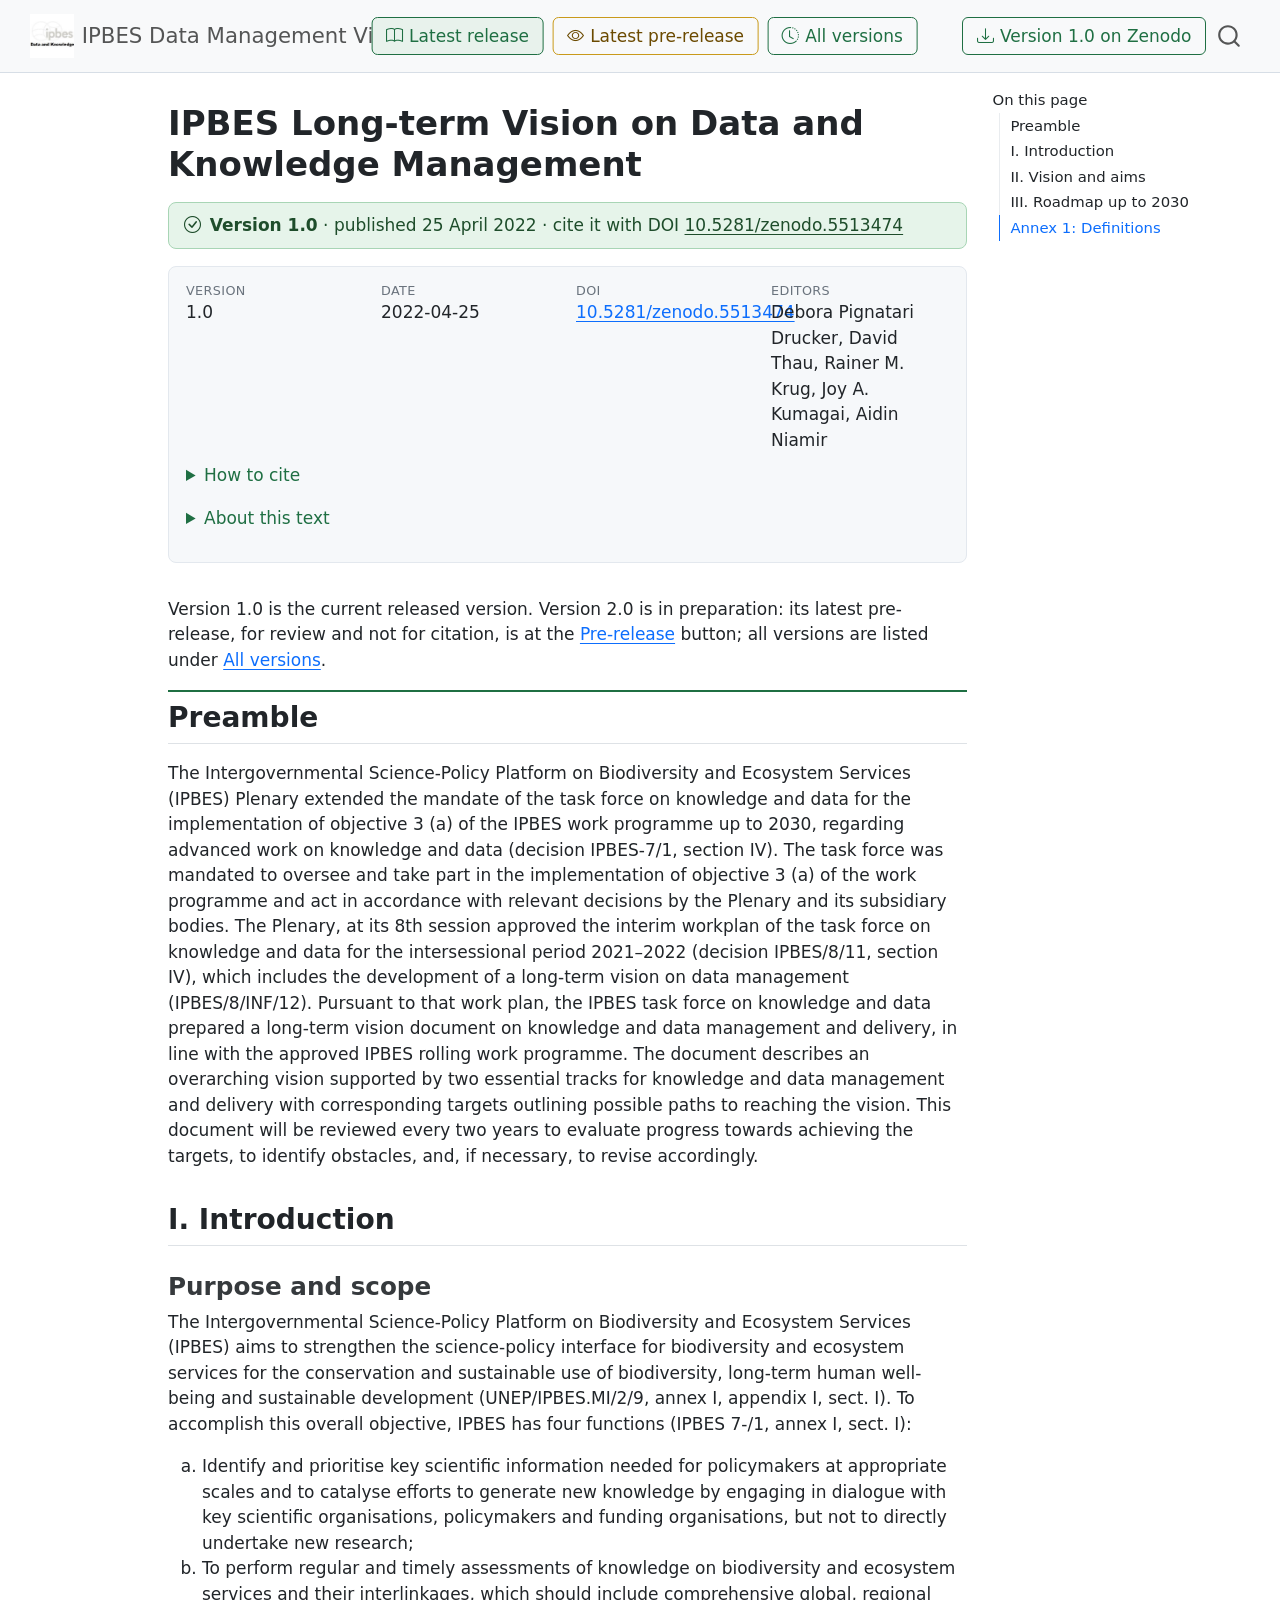
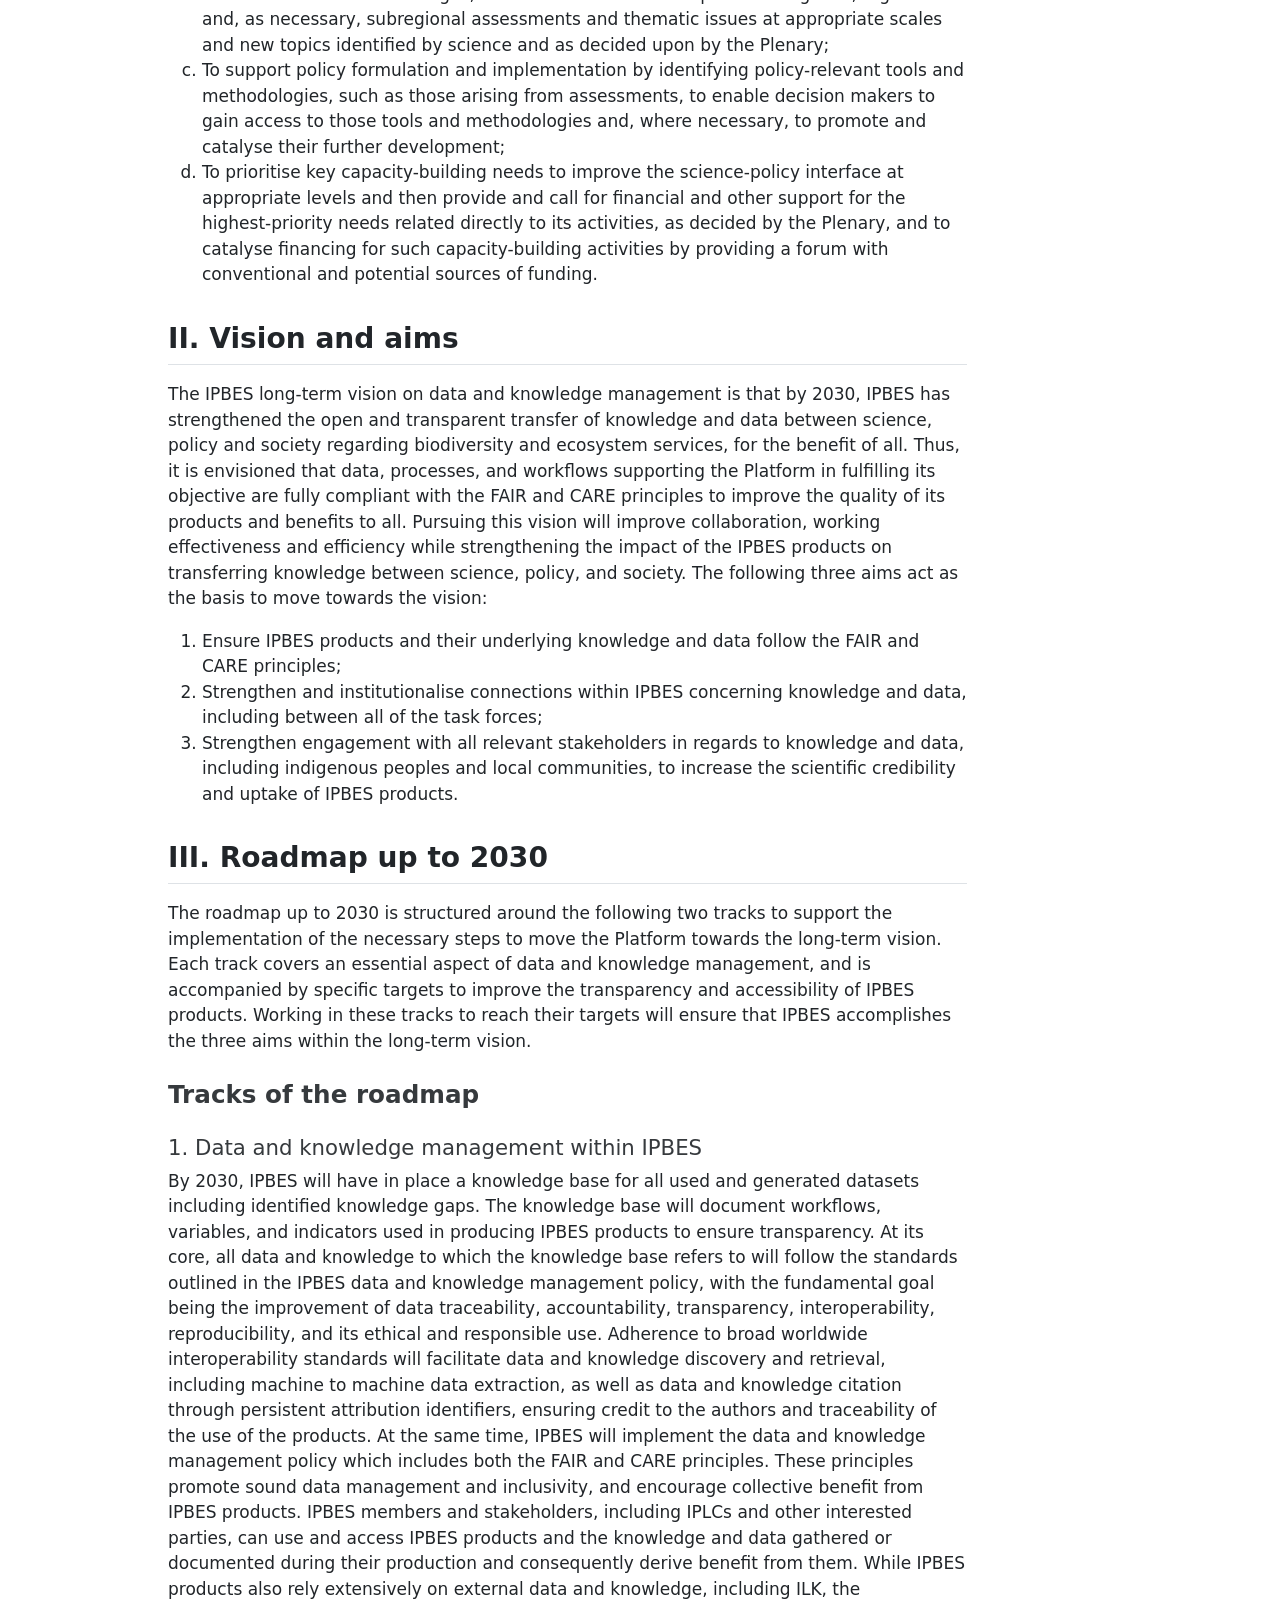
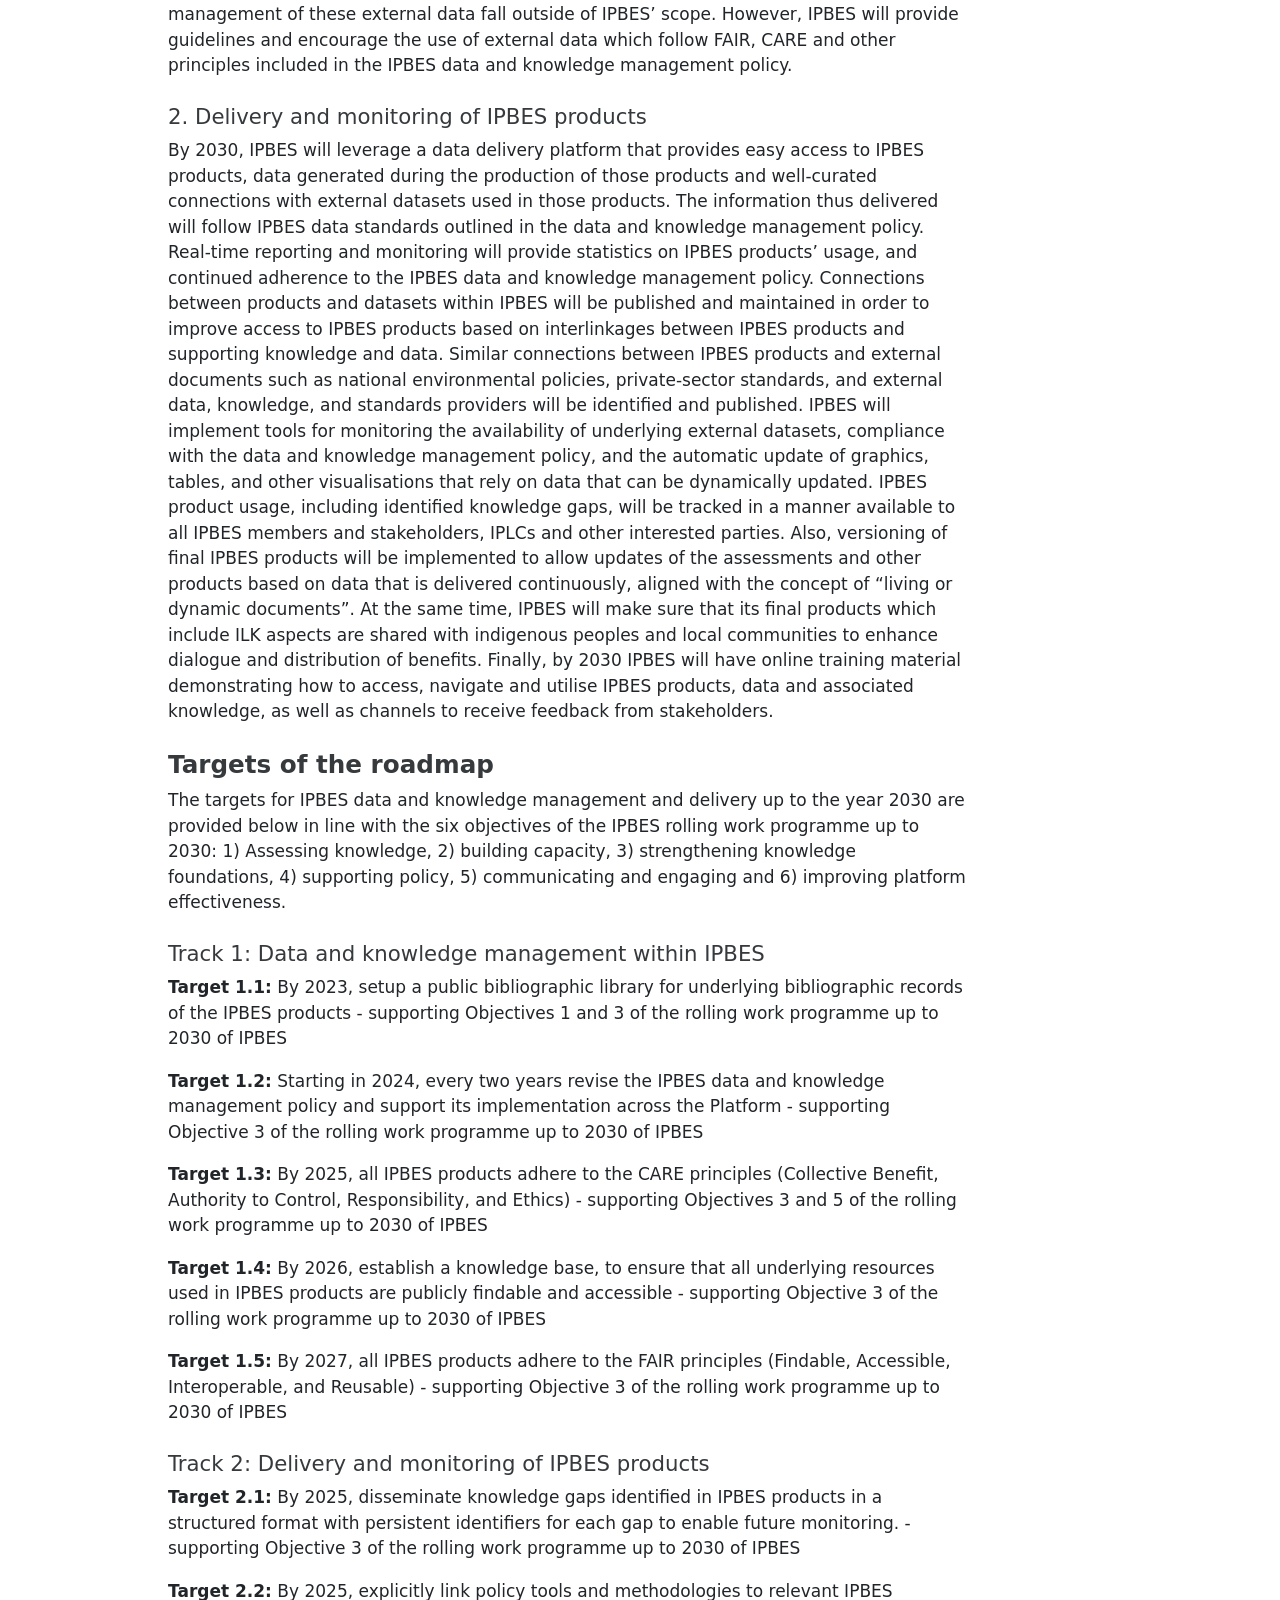
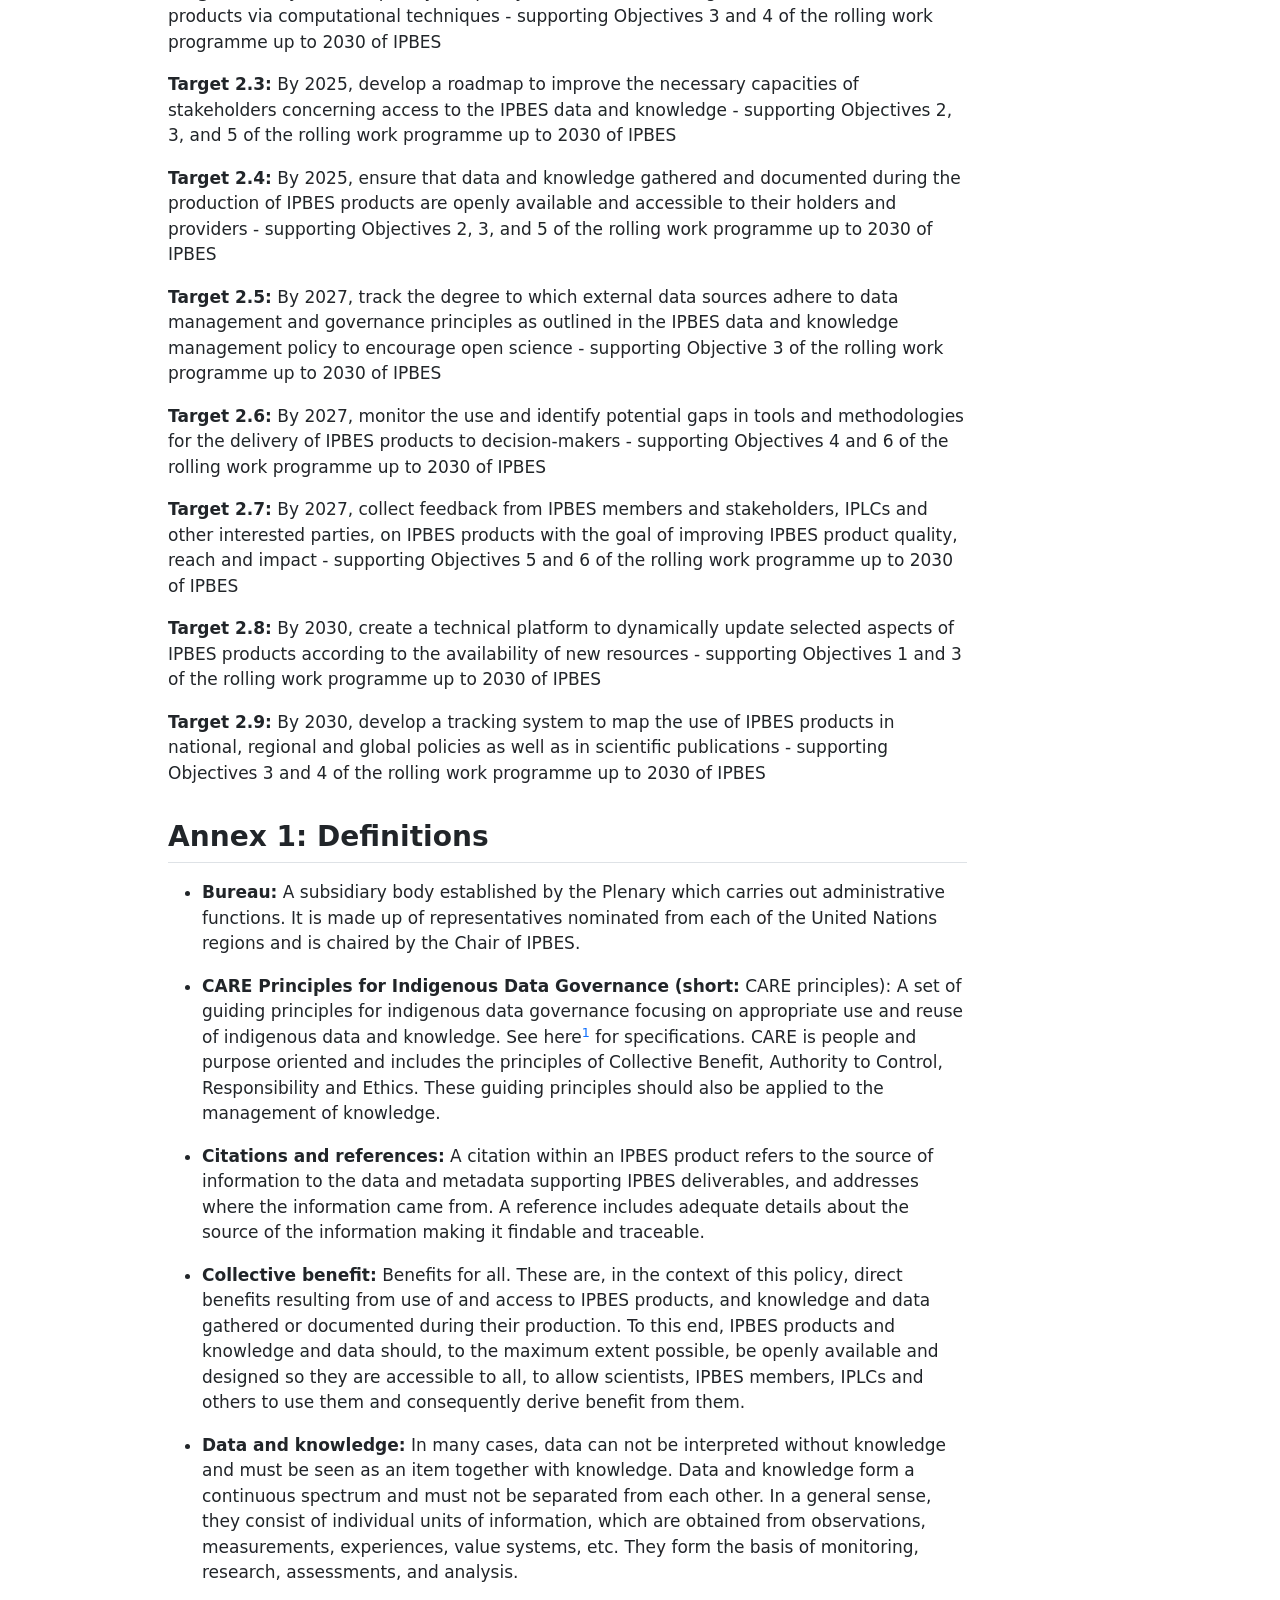
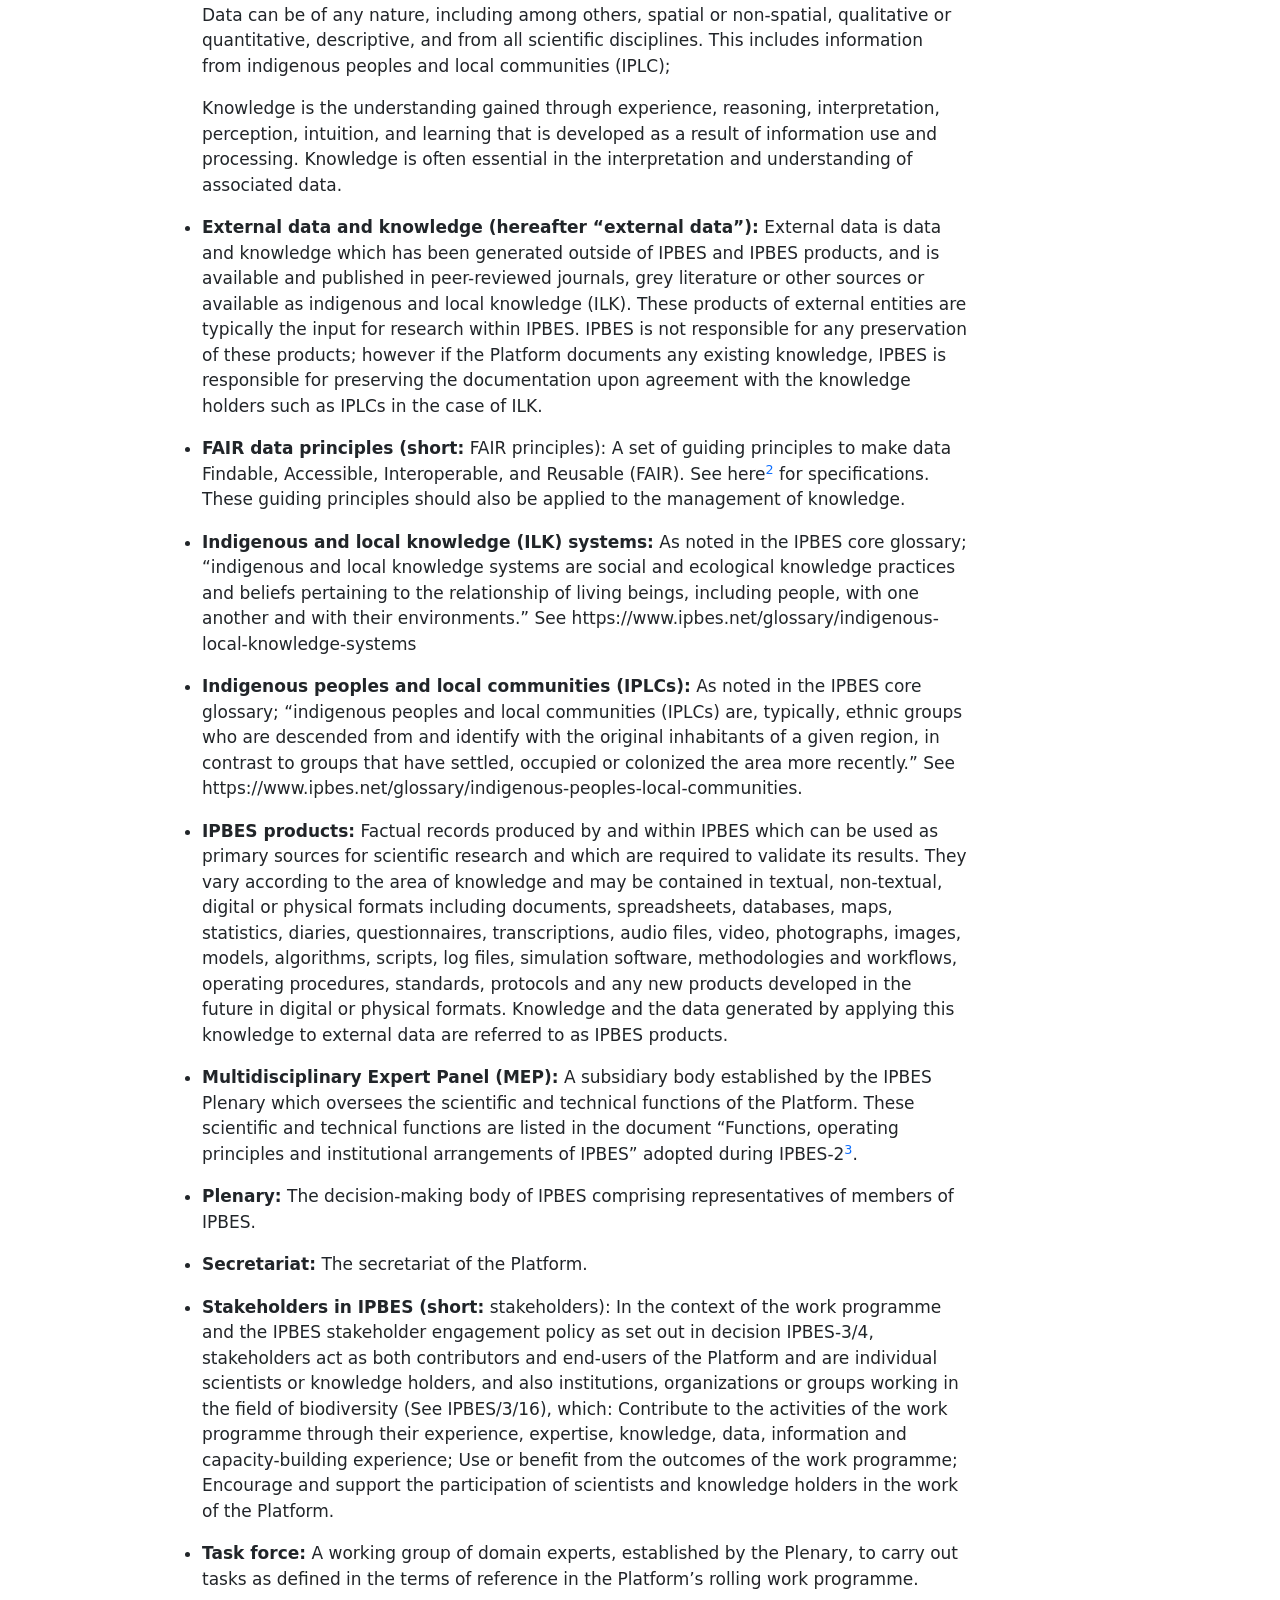
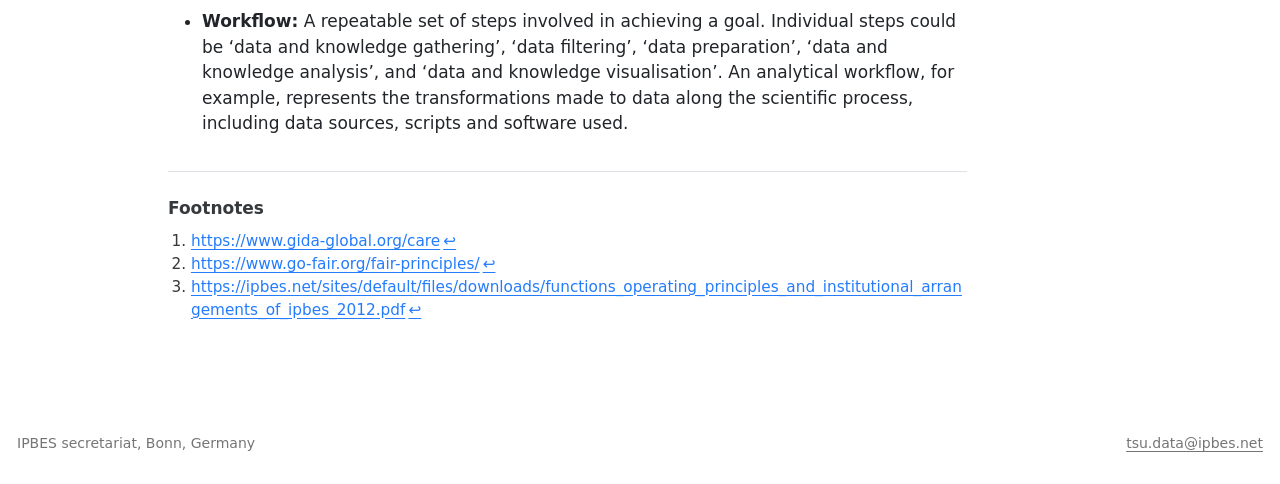
<file: index.html>
<!DOCTYPE html>
<html xmlns="http://www.w3.org/1999/xhtml" lang="en" xml:lang="en"><head>

<meta charset="utf-8">
<meta name="generator" content="quarto-1.10.19">

<meta name="viewport" content="width=device-width, initial-scale=1.0, user-scalable=yes">


<title>IPBES Long-term Vision on Data and Knowledge Management – IPBES Data Management Vision</title>
<style>
/* Default styles provided by pandoc.
** See https://pandoc.org/MANUAL.html#variables-for-html for config info.
*/
span.smallcaps{font-variant: small-caps;}
div.columns{display: flex; gap: 1.5em;}
div.column{flex: auto;}
@media screen {
div.columns{gap: min(4vw, 1.5em);}
div.column{overflow-x: auto;}
}
div.hanging-indent{margin-left: 1.5em; text-indent: -1.5em;}
ul.task-list{list-style: none;}
ul.task-list li input[type="checkbox"] {
  width: 0.8em;
  margin: 0 0.8em 0.2em -1em; /* quarto-specific, see https://github.com/quarto-dev/quarto-cli/issues/4556 */ 
  vertical-align: middle;
}
</style>


<script src="site_libs/quarto-nav/quarto-nav.js"></script>
<script src="site_libs/clipboard/clipboard.min.js"></script>
<script src="site_libs/quarto-search/autocomplete.umd.js"></script>
<script src="site_libs/quarto-search/fuse.min.js"></script>
<script src="site_libs/quarto-search/quarto-search.js"></script>
<meta name="quarto:offset" content="./">
<script src="site_libs/quarto-html/quarto.js" type="module"></script>
<script src="site_libs/quarto-html/tabsets/tabsets.js" type="module"></script>
<script src="site_libs/quarto-html/popper.min.js"></script>
<script src="site_libs/quarto-html/tippy.umd.min.js"></script>
<script src="site_libs/quarto-html/anchor.min.js"></script>
<link href="site_libs/quarto-html/tippy.css" rel="stylesheet">
<link href="site_libs/quarto-html/quarto-syntax-highlighting-bf27225e3a48a9273f3daa8f8e829971.css" rel="stylesheet" id="quarto-text-highlighting-styles">
<script src="site_libs/bootstrap/bootstrap.min.js"></script>
<link href="site_libs/bootstrap/bootstrap-icons.css" rel="stylesheet">
<link href="site_libs/bootstrap/bootstrap-7483f8627d4f1600aaea63c08191c6f4.min.css" rel="stylesheet" append-hash="true" id="quarto-bootstrap" data-mode="light">
<script id="quarto-search-options" type="application/json">{
  "location": "navbar",
  "copy-button": false,
  "collapse-after": 3,
  "panel-placement": "end",
  "type": "overlay",
  "limit": 50,
  "keyboard-shortcut": [
    "f",
    "/",
    "s"
  ],
  "show-item-context": false,
  "language": {
    "search-no-results-text": "No results",
    "search-matching-documents-text": "matching documents",
    "search-copy-link-title": "Copy link to search",
    "search-hide-matches-text": "Hide additional matches",
    "search-more-match-text": "more match in this document",
    "search-more-matches-text": "more matches in this document",
    "search-clear-button-title": "Clear",
    "search-text-placeholder": "",
    "search-detached-cancel-button-title": "Cancel",
    "search-submit-button-title": "Submit",
    "search-label": "Search"
  }
}</script>


<link rel="stylesheet" href="styles.css">
</head>

<body class="nav-fixed quarto-light">

<div id="quarto-search-results"></div>
  <header id="quarto-header" class="headroom fixed-top">
    <nav class="navbar navbar-expand-lg " data-bs-theme="dark">
      <div class="navbar-container container-fluid">
      <div class="navbar-brand-container mx-auto">
    <a href="./index.html" class="navbar-brand navbar-brand-logo">
    <img src="./logos/ipbes-data.jpg" alt="IPBES-Data" class="navbar-logo light-content">
    <img src="./logos/ipbes-data.jpg" alt="IPBES-Data" class="navbar-logo dark-content">
    </a>
    <a class="navbar-brand" href="./index.html">
    <span class="navbar-title">IPBES Data Management Vision</span>
    </a>
  </div>
            <div id="quarto-search" class="" title="Search"></div>
          <button class="navbar-toggler" type="button" data-bs-toggle="collapse" data-bs-target="#navbarCollapse" aria-controls="navbarCollapse" role="menu" aria-expanded="false" aria-label="Toggle navigation" onclick="if (window.quartoToggleHeadroom) { window.quartoToggleHeadroom(); }">
  <span class="navbar-toggler-icon"></span>
</button>
          <div class="collapse navbar-collapse" id="navbarCollapse">
            <ul class="navbar-nav navbar-nav-scroll me-auto">
  <li class="nav-item">
    <a class="nav-link" href="https://ipbes-data.github.io/IPBES_Data_Vision/"> <i class="bi bi-book" role="img">
</i> 
<span class="menu-text">Latest release</span></a>
  </li>  
  <li class="nav-item">
    <a class="nav-link" href="https://ipbes-data.github.io/IPBES_Data_Vision/preview/"> <i class="bi bi-eye" role="img">
</i> 
<span class="menu-text">Latest pre-release</span></a>
  </li>  
  <li class="nav-item">
    <a class="nav-link" href="https://ipbes-data.github.io/IPBES_Data_Vision/older-releases.html"> <i class="bi bi-clock-history" role="img">
</i> 
<span class="menu-text">All versions</span></a>
  </li>  
</ul>
            <ul class="navbar-nav navbar-nav-scroll ms-auto">
  <li class="nav-item">
    <a class="nav-link" href="./assets/IPBES-Data-Management-Vision-v2.0-beta.1.pdf" target="_blank"> <i class="bi bi-download" role="img">
</i> 
<span class="menu-text">Download PDF</span></a>
  </li>  
</ul>
          </div> <!-- /navcollapse -->
            <div class="quarto-navbar-tools">
</div>
      </div> <!-- /container-fluid -->
    </nav>
</header>
<!-- content -->
<div id="quarto-content" class="quarto-container page-columns page-rows-contents page-layout-article page-navbar">
<!-- sidebar -->
<!-- margin-sidebar -->
    <div id="quarto-margin-sidebar" class="sidebar margin-sidebar">
        <nav id="TOC" role="doc-toc" class="toc-active">
    <h2 id="toc-title">On this page</h2>
   
  <ul>
  <li><a href="#preamble" id="toc-preamble" class="nav-link active" data-scroll-target="#preamble">Preamble</a></li>
  <li><a href="#i.-introduction" id="toc-i.-introduction" class="nav-link" data-scroll-target="#i.-introduction">I. Introduction</a>
  <ul class="collapse">
  <li><a href="#purpose-and-scope" id="toc-purpose-and-scope" class="nav-link" data-scroll-target="#purpose-and-scope">Purpose and scope</a></li>
  </ul></li>
  <li><a href="#ii.-vision-and-aims" id="toc-ii.-vision-and-aims" class="nav-link" data-scroll-target="#ii.-vision-and-aims">II. Vision and aims</a></li>
  <li><a href="#iii.-roadmap-up-to-2030" id="toc-iii.-roadmap-up-to-2030" class="nav-link" data-scroll-target="#iii.-roadmap-up-to-2030">III. Roadmap up to 2030</a>
  <ul class="collapse">
  <li><a href="#tracks-of-the-roadmap" id="toc-tracks-of-the-roadmap" class="nav-link" data-scroll-target="#tracks-of-the-roadmap">Tracks of the roadmap</a></li>
  <li><a href="#targets-of-the-roadmap" id="toc-targets-of-the-roadmap" class="nav-link" data-scroll-target="#targets-of-the-roadmap">Targets of the roadmap</a></li>
  </ul></li>
  <li><a href="#annex-1-definitions" id="toc-annex-1-definitions" class="nav-link" data-scroll-target="#annex-1-definitions">Annex 1: Definitions</a></li>
  </ul>
</nav>
    </div>
<!-- main -->
<main class="content" id="quarto-document-content">

<header id="title-block-header" class="quarto-title-block default">
<div class="quarto-title">
<h1 class="title">IPBES Long-term Vision on Data and Knowledge Management</h1>
</div>



<div class="quarto-title-meta">

    
  
    
  </div>
  


</header>


<div class="status-banner status-release"><i class="bi bi-check-circle"></i><span><b>Version 1.0</b> · published 25 April 2022 · cite it with DOI <a href="https://doi.org/10.5281/zenodo.5513474">10.5281/zenodo.5513474</a></span></div>

<div class="version-card"><div class="facts">
<div><div class="label">Version</div>1.0</div>
<div><div class="label">Date</div>2022-04-25</div>
<div><div class="label">DOI</div><a href="https://doi.org/10.5281/zenodo.5513474">10.5281/zenodo.5513474</a></div>
<div><div class="label">Editors</div>Debora Pignatari Drucker, David Thau, Rainer M. Krug, Joy A. Kumagai, Aidin Niamir</div>
</div>
<details><summary>How to cite</summary><p>IPBES (2022): <i>IPBES Long-term Vision on Data and Knowledge Management</i> ver. 1.0, Drucker, D.P., Thau, D., Krug, R.M., Kumagai, J.A., and Niamir, A. (eds.). IPBES secretariat, Bonn, Germany. DOI: <a href="https://doi.org/10.5281/zenodo.5513474">10.5281/zenodo.5513474</a></p></details>
<details><summary>About this text</summary><p>The text below is version 1.0 as published on Zenodo. The same text was published, marked as a draft, as Appendix III of document IPBES/9/INF/14 (4 May 2022) for the ninth session of the IPBES Plenary; it differs from version 1.0 only in four places: the preamble says "describes a draft for an overarching vision" and "The vision would be reviewed every two years", the roadmap's sub-headings are numbered "A-" and "B-", and the annex is titled "Definitions".</p></details>
</div>

<p>Version 1.0 is the current released version. Version 2.0 is in preparation: its latest pre-release, for review and not for citation, is at the <a href="https://ipbes-data.github.io/IPBES_Data_Vision/preview/">Pre-release</a> button; all versions are listed under <a href="older-releases.html">All versions</a>.</p>
<div class="vision-start"></div>

<script>
// The PDF of 1.0 is on Zenodo, so the header's PDF button leads there on this page.
document.querySelectorAll('a[href*="assets/IPBES-Data-Management-Vision-"][href$=".pdf"]').forEach((a) => {
  a.href = "https://doi.org/10.5281/zenodo.5513474";
  a.lastChild.textContent = " Version 1.0 on Zenodo";
});
</script>
<section id="preamble" class="level2">
<h2 class="anchored" data-anchor-id="preamble">Preamble</h2>
<p>The Intergovernmental Science-Policy Platform on Biodiversity and Ecosystem Services (IPBES) Plenary extended the mandate of the task force on knowledge and data for the implementation of objective 3 (a) of the IPBES work programme up to 2030, regarding advanced work on knowledge and data (decision IPBES-7/1, section IV). The task force was mandated to oversee and take part in the implementation of objective 3 (a) of the work programme and act in accordance with relevant decisions by the Plenary and its subsidiary bodies. The Plenary, at its 8th session approved the interim workplan of the task force on knowledge and data for the intersessional period 2021–2022 (decision IPBES/8/11, section IV), which includes the development of a long-term vision on data management (IPBES/8/INF/12). Pursuant to that work plan, the IPBES task force on knowledge and data prepared a long-term vision document on knowledge and data management and delivery, in line with the approved IPBES rolling work programme. The document describes an overarching vision supported by two essential tracks for knowledge and data management and delivery with corresponding targets outlining possible paths to reaching the vision. This document will be reviewed every two years to evaluate progress towards achieving the targets, to identify obstacles, and, if necessary, to revise accordingly.</p>
</section>
<section id="i.-introduction" class="level2">
<h2 class="anchored" data-anchor-id="i.-introduction">I. Introduction</h2>
<section id="purpose-and-scope" class="level3">
<h3 class="anchored" data-anchor-id="purpose-and-scope">Purpose and scope</h3>
<p>The Intergovernmental Science-Policy Platform on Biodiversity and Ecosystem Services (IPBES) aims to strengthen the science-policy interface for biodiversity and ecosystem services for the conservation and sustainable use of biodiversity, long-term human well-being and sustainable development (UNEP/IPBES.MI/2/9, annex I, appendix I, sect. I). To accomplish this overall objective, IPBES has four functions (IPBES 7-/1, annex I, sect. I):</p>
<ol type="a">
<li>Identify and prioritise key scientific information needed for policymakers at appropriate scales and to catalyse efforts to generate new knowledge by engaging in dialogue with key scientific organisations, policymakers and funding organisations, but not to directly undertake new research;</li>
<li>To perform regular and timely assessments of knowledge on biodiversity and ecosystem services and their interlinkages, which should include comprehensive global, regional and, as necessary, subregional assessments and thematic issues at appropriate scales and new topics identified by science and as decided upon by the Plenary;</li>
<li>To support policy formulation and implementation by identifying policy-relevant tools and methodologies, such as those arising from assessments, to enable decision makers to gain access to those tools and methodologies and, where necessary, to promote and catalyse their further development;</li>
<li>To prioritise key capacity-building needs to improve the science-policy interface at appropriate levels and then provide and call for financial and other support for the highest-priority needs related directly to its activities, as decided by the Plenary, and to catalyse financing for such capacity-building activities by providing a forum with conventional and potential sources of funding.</li>
</ol>
</section>
</section>
<section id="ii.-vision-and-aims" class="level2">
<h2 class="anchored" data-anchor-id="ii.-vision-and-aims">II. Vision and aims</h2>
<p>The IPBES long-term vision on data and knowledge management is that by 2030, IPBES has strengthened the open and transparent transfer of knowledge and data between science, policy and society regarding biodiversity and ecosystem services, for the benefit of all. Thus, it is envisioned that data, processes, and workflows supporting the Platform in fulfilling its objective are fully compliant with the FAIR and CARE principles to improve the quality of its products and benefits to all. Pursuing this vision will improve collaboration, working effectiveness and efficiency while strengthening the impact of the IPBES products on transferring knowledge between science, policy, and society. The following three aims act as the basis to move towards the vision:</p>
<ol type="1">
<li>Ensure IPBES products and their underlying knowledge and data follow the FAIR and CARE principles;</li>
<li>Strengthen and institutionalise connections within IPBES concerning knowledge and data, including between all of the task forces;</li>
<li>Strengthen engagement with all relevant stakeholders in regards to knowledge and data, including indigenous peoples and local communities, to increase the scientific credibility and uptake of IPBES products.</li>
</ol>
</section>
<section id="iii.-roadmap-up-to-2030" class="level2">
<h2 class="anchored" data-anchor-id="iii.-roadmap-up-to-2030">III. Roadmap up to 2030</h2>
<p>The roadmap up to 2030 is structured around the following two tracks to support the implementation of the necessary steps to move the Platform towards the long-term vision. Each track covers an essential aspect of data and knowledge management, and is accompanied by specific targets to improve the transparency and accessibility of IPBES products. Working in these tracks to reach their targets will ensure that IPBES accomplishes the three aims within the long-term vision.</p>
<section id="tracks-of-the-roadmap" class="level3">
<h3 class="anchored" data-anchor-id="tracks-of-the-roadmap">Tracks of the roadmap</h3>
<section id="data-and-knowledge-management-within-ipbes" class="level4">
<h4 class="anchored" data-anchor-id="data-and-knowledge-management-within-ipbes">1. Data and knowledge management within IPBES</h4>
<p>By 2030, IPBES will have in place a knowledge base for all used and generated datasets including identified knowledge gaps. The knowledge base will document workflows, variables, and indicators used in producing IPBES products to ensure transparency. At its core, all data and knowledge to which the knowledge base refers to will follow the standards outlined in the IPBES data and knowledge management policy, with the fundamental goal being the improvement of data traceability, accountability, transparency, interoperability, reproducibility, and its ethical and responsible use. Adherence to broad worldwide interoperability standards will facilitate data and knowledge discovery and retrieval, including machine to machine data extraction, as well as data and knowledge citation through persistent attribution identifiers, ensuring credit to the authors and traceability of the use of the products. At the same time, IPBES will implement the data and knowledge management policy which includes both the FAIR and CARE principles. These principles promote sound data management and inclusivity, and encourage collective benefit from IPBES products. IPBES members and stakeholders, including IPLCs and other interested parties, can use and access IPBES products and the knowledge and data gathered or documented during their production and consequently derive benefit from them. While IPBES products also rely extensively on external data and knowledge, including ILK, the management of these external data fall outside of IPBES’ scope. However, IPBES will provide guidelines and encourage the use of external data which follow FAIR, CARE and other principles included in the IPBES data and knowledge management policy.</p>
</section>
<section id="delivery-and-monitoring-of-ipbes-products" class="level4">
<h4 class="anchored" data-anchor-id="delivery-and-monitoring-of-ipbes-products">2. Delivery and monitoring of IPBES products</h4>
<p>By 2030, IPBES will leverage a data delivery platform that provides easy access to IPBES products, data generated during the production of those products and well-curated connections with external datasets used in those products. The information thus delivered will follow IPBES data standards outlined in the data and knowledge management policy. Real-time reporting and monitoring will provide statistics on IPBES products’ usage, and continued adherence to the IPBES data and knowledge management policy. Connections between products and datasets within IPBES will be published and maintained in order to improve access to IPBES products based on interlinkages between IPBES products and supporting knowledge and data. Similar connections between IPBES products and external documents such as national environmental policies, private-sector standards, and external data, knowledge, and standards providers will be identified and published. IPBES will implement tools for monitoring the availability of underlying external datasets, compliance with the data and knowledge management policy, and the automatic update of graphics, tables, and other visualisations that rely on data that can be dynamically updated. IPBES product usage, including identified knowledge gaps, will be tracked in a manner available to all IPBES members and stakeholders, IPLCs and other interested parties. Also, versioning of final IPBES products will be implemented to allow updates of the assessments and other products based on data that is delivered continuously, aligned with the concept of “living or dynamic documents”. At the same time, IPBES will make sure that its final products which include ILK aspects are shared with indigenous peoples and local communities to enhance dialogue and distribution of benefits. Finally, by 2030 IPBES will have online training material demonstrating how to access, navigate and utilise IPBES products, data and associated knowledge, as well as channels to receive feedback from stakeholders.</p>
</section>
</section>
<section id="targets-of-the-roadmap" class="level3">
<h3 class="anchored" data-anchor-id="targets-of-the-roadmap">Targets of the roadmap</h3>
<p>The targets for IPBES data and knowledge management and delivery up to the year 2030 are provided below in line with the six objectives of the IPBES rolling work programme up to 2030: 1) Assessing knowledge, 2) building capacity, 3) strengthening knowledge foundations, 4) supporting policy, 5) communicating and engaging and 6) improving platform effectiveness.</p>
<section id="track-1-data-and-knowledge-management-within-ipbes" class="level4">
<h4 class="anchored" data-anchor-id="track-1-data-and-knowledge-management-within-ipbes">Track 1: Data and knowledge management within IPBES</h4>
<p><strong>Target 1.1:</strong> By 2023, setup a public bibliographic library for underlying bibliographic records of the IPBES products - supporting Objectives 1 and 3 of the rolling work programme up to 2030 of IPBES</p>
<p><strong>Target 1.2:</strong> Starting in 2024, every two years revise the IPBES data and knowledge management policy and support its implementation across the Platform - supporting Objective 3 of the rolling work programme up to 2030 of IPBES</p>
<p><strong>Target 1.3:</strong> By 2025, all IPBES products adhere to the CARE principles (Collective Benefit, Authority to Control, Responsibility, and Ethics) - supporting Objectives 3 and 5 of the rolling work programme up to 2030 of IPBES</p>
<p><strong>Target 1.4:</strong> By 2026, establish a knowledge base, to ensure that all underlying resources used in IPBES products are publicly findable and accessible - supporting Objective 3 of the rolling work programme up to 2030 of IPBES</p>
<p><strong>Target 1.5:</strong> By 2027, all IPBES products adhere to the FAIR principles (Findable, Accessible, Interoperable, and Reusable) - supporting Objective 3 of the rolling work programme up to 2030 of IPBES</p>
</section>
<section id="track-2-delivery-and-monitoring-of-ipbes-products" class="level4">
<h4 class="anchored" data-anchor-id="track-2-delivery-and-monitoring-of-ipbes-products">Track 2: Delivery and monitoring of IPBES products</h4>
<p><strong>Target 2.1:</strong> By 2025, disseminate knowledge gaps identified in IPBES products in a structured format with persistent identifiers for each gap to enable future monitoring. - supporting Objective 3 of the rolling work programme up to 2030 of IPBES</p>
<p><strong>Target 2.2:</strong> By 2025, explicitly link policy tools and methodologies to relevant IPBES products via computational techniques - supporting Objectives 3 and 4 of the rolling work programme up to 2030 of IPBES</p>
<p><strong>Target 2.3:</strong> By 2025, develop a roadmap to improve the necessary capacities of stakeholders concerning access to the IPBES data and knowledge - supporting Objectives 2, 3, and 5 of the rolling work programme up to 2030 of IPBES</p>
<p><strong>Target 2.4:</strong> By 2025, ensure that data and knowledge gathered and documented during the production of IPBES products are openly available and accessible to their holders and providers - supporting Objectives 2, 3, and 5 of the rolling work programme up to 2030 of IPBES</p>
<p><strong>Target 2.5:</strong> By 2027, track the degree to which external data sources adhere to data management and governance principles as outlined in the IPBES data and knowledge management policy to encourage open science - supporting Objective 3 of the rolling work programme up to 2030 of IPBES</p>
<p><strong>Target 2.6:</strong> By 2027, monitor the use and identify potential gaps in tools and methodologies for the delivery of IPBES products to decision-makers - supporting Objectives 4 and 6 of the rolling work programme up to 2030 of IPBES</p>
<p><strong>Target 2.7:</strong> By 2027, collect feedback from IPBES members and stakeholders, IPLCs and other interested parties, on IPBES products with the goal of improving IPBES product quality, reach and impact - supporting Objectives 5 and 6 of the rolling work programme up to 2030 of IPBES</p>
<p><strong>Target 2.8:</strong> By 2030, create a technical platform to dynamically update selected aspects of IPBES products according to the availability of new resources - supporting Objectives 1 and 3 of the rolling work programme up to 2030 of IPBES</p>
<p><strong>Target 2.9:</strong> By 2030, develop a tracking system to map the use of IPBES products in national, regional and global policies as well as in scientific publications - supporting Objectives 3 and 4 of the rolling work programme up to 2030 of IPBES</p>
</section>
</section>
</section>
<section id="annex-1-definitions" class="level2">
<h2 class="anchored" data-anchor-id="annex-1-definitions">Annex 1: Definitions</h2>
<ul>
<li><p><strong>Bureau:</strong> A subsidiary body established by the Plenary which carries out administrative functions. It is made up of representatives nominated from each of the United Nations regions and is chaired by the Chair of IPBES.</p></li>
<li><p><strong>CARE Principles for Indigenous Data Governance (short:</strong> CARE principles): A set of guiding principles for indigenous data governance focusing on appropriate use and reuse of indigenous data and knowledge. See here<a href="#fn1" class="footnote-ref" id="fnref1" role="doc-noteref"><sup>1</sup></a> for specifications. CARE is people and purpose oriented and includes the principles of Collective Benefit, Authority to Control, Responsibility and Ethics. These guiding principles should also be applied to the management of knowledge.</p></li>
<li><p><strong>Citations and references:</strong> A citation within an IPBES product refers to the source of information to the data and metadata supporting IPBES deliverables, and addresses where the information came from. A reference includes adequate details about the source of the information making it findable and traceable.</p></li>
<li><p><strong>Collective benefit:</strong> Benefits for all. These are, in the context of this policy, direct benefits resulting from use of and access to IPBES products, and knowledge and data gathered or documented during their production. To this end, IPBES products and knowledge and data should, to the maximum extent possible, be openly available and designed so they are accessible to all, to allow scientists, IPBES members, IPLCs and others to use them and consequently derive benefit from them.</p></li>
<li><p><strong>Data and knowledge:</strong> In many cases, data can not be interpreted without knowledge and must be seen as an item together with knowledge. Data and knowledge form a continuous spectrum and must not be separated from each other. In a general sense, they consist of individual units of information, which are obtained from observations, measurements, experiences, value systems, etc. They form the basis of monitoring, research, assessments, and analysis.</p>
<p>Data can be of any nature, including among others, spatial or non-spatial, qualitative or quantitative, descriptive, and from all scientific disciplines. This includes information from indigenous peoples and local communities (IPLC);</p>
<p>Knowledge is the understanding gained through experience, reasoning, interpretation, perception, intuition, and learning that is developed as a result of information use and processing. Knowledge is often essential in the interpretation and understanding of associated data.</p></li>
<li><p><strong>External data and knowledge (hereafter “external data”):</strong> External data is data and knowledge which has been generated outside of IPBES and IPBES products, and is available and published in peer-reviewed journals, grey literature or other sources or available as indigenous and local knowledge (ILK). These products of external entities are typically the input for research within IPBES. IPBES is not responsible for any preservation of these products; however if the Platform documents any existing knowledge, IPBES is responsible for preserving the documentation upon agreement with the knowledge holders such as IPLCs in the case of ILK.</p></li>
<li><p><strong>FAIR data principles (short:</strong> FAIR principles): A set of guiding principles to make data Findable, Accessible, Interoperable, and Reusable (FAIR). See here<a href="#fn2" class="footnote-ref" id="fnref2" role="doc-noteref"><sup>2</sup></a> for specifications. These guiding principles should also be applied to the management of knowledge.</p></li>
<li><p><strong>Indigenous and local knowledge (ILK) systems:</strong> As noted in the IPBES core glossary; “indigenous and local knowledge systems are social and ecological knowledge practices and beliefs pertaining to the relationship of living beings, including people, with one another and with their environments.” See https://www.ipbes.net/glossary/indigenous-local-knowledge-systems</p></li>
<li><p><strong>Indigenous peoples and local communities (IPLCs):</strong> As noted in the IPBES core glossary; “indigenous peoples and local communities (IPLCs) are, typically, ethnic groups who are descended from and identify with the original inhabitants of a given region, in contrast to groups that have settled, occupied or colonized the area more recently.” See https://www.ipbes.net/glossary/indigenous-peoples-local-communities.</p></li>
<li><p><strong>IPBES products:</strong> Factual records produced by and within IPBES which can be used as primary sources for scientific research and which are required to validate its results. They vary according to the area of knowledge and may be contained in textual, non-textual, digital or physical formats including documents, spreadsheets, databases, maps, statistics, diaries, questionnaires, transcriptions, audio files, video, photographs, images, models, algorithms, scripts, log files, simulation software, methodologies and workflows, operating procedures, standards, protocols and any new products developed in the future in digital or physical formats. Knowledge and the data generated by applying this knowledge to external data are referred to as IPBES products.</p></li>
<li><p><strong>Multidisciplinary Expert Panel (MEP):</strong> A subsidiary body established by the IPBES Plenary which oversees the scientific and technical functions of the Platform. These scientific and technical functions are listed in the document “Functions, operating principles and institutional arrangements of IPBES” adopted during IPBES-2<a href="#fn3" class="footnote-ref" id="fnref3" role="doc-noteref"><sup>3</sup></a>.</p></li>
<li><p><strong>Plenary:</strong> The decision-making body of IPBES comprising representatives of members of IPBES.</p></li>
<li><p><strong>Secretariat:</strong> The secretariat of the Platform.</p></li>
<li><p><strong>Stakeholders in IPBES (short:</strong> stakeholders): In the context of the work programme and the IPBES stakeholder engagement policy as set out in decision IPBES-3/4, stakeholders act as both contributors and end-users of the Platform and are individual scientists or knowledge holders, and also institutions, organizations or groups working in the field of biodiversity (See IPBES/3/16), which: Contribute to the activities of the work programme through their experience, expertise, knowledge, data, information and capacity-building experience; Use or benefit from the outcomes of the work programme; Encourage and support the participation of scientists and knowledge holders in the work of the Platform.</p></li>
<li><p><strong>Task force:</strong> A working group of domain experts, established by the Plenary, to carry out tasks as defined in the terms of reference in the Platform’s rolling work programme.</p></li>
<li><p><strong>Workflow:</strong> A repeatable set of steps involved in achieving a goal. Individual steps could be ‘data and knowledge gathering’, ‘data filtering’, ‘data preparation’, ‘data and knowledge analysis’, and ‘data and knowledge visualisation’. An analytical workflow, for example, represents the transformations made to data along the scientific process, including data sources, scripts and software used.</p></li>
</ul>


</section>


<div id="quarto-appendix" class="default"><section id="footnotes" class="footnotes footnotes-end-of-document" role="doc-endnotes"><h2 class="anchored quarto-appendix-heading">Footnotes</h2>

<ol>
<li id="fn1"><p><a href="https://www.gida-global.org/care" class="uri">https://www.gida-global.org/care</a><a href="#fnref1" class="footnote-back" role="doc-backlink">↩︎</a></p></li>
<li id="fn2"><p><a href="https://www.go-fair.org/fair-principles/" class="uri">https://www.go-fair.org/fair-principles/</a><a href="#fnref2" class="footnote-back" role="doc-backlink">↩︎</a></p></li>
<li id="fn3"><p><a href="https://ipbes.net/sites/default/files/downloads/functions_operating_principles_and_institutional_arrangements_of_ipbes_2012.pdf" class="uri">https://ipbes.net/sites/default/files/downloads/functions_operating_principles_and_institutional_arrangements_of_ipbes_2012.pdf</a><a href="#fnref3" class="footnote-back" role="doc-backlink">↩︎</a></p></li>
</ol>
</section></div></main> <!-- /main -->
<script>
// Header buttons whose target does not exist on this site: the PDF (e.g. the main site before 2.0) is hidden
// (it is on the right, so nothing moves); "Latest pre-release" (none since the last release) stays in place,
// greyed out, so the three centred buttons never move. Mark the current section active.
const check = (selector, page, missing) => document.querySelectorAll(selector).forEach((a) =>
  fetch(a.href + page, { method: "HEAD" }).then((r) => { if (!r.ok) missing(a); }).catch(() => {}));
check('a[href*="assets/IPBES-Data-Management-Vision-"][href$=".pdf"]', "", (a) => { a.closest("li").style.visibility = "hidden"; });
check('a[href$="/preview/"]', "index.html", (a) => { a.classList.add("unavailable"); a.title = "There is no pre-release at the moment."; });
const here = location.pathname;
document.querySelectorAll(".navbar .nav-link").forEach((a) => a.classList.remove("active"));
const mark = (selector) => document.querySelectorAll(selector).forEach((a) => a.classList.add("active"));
if (here.endsWith("older-releases.html")) mark('a[href$="older-releases.html"]');
else if (here.includes("/preview/")) mark('a[href$="/preview/"]');
else if (!here.includes("/versions/")) mark('a[href$="/IPBES_Data_Vision/"]');
</script>
<script id="quarto-html-after-body" type="application/javascript">
  window.document.addEventListener("DOMContentLoaded", function (event) {
    const icon = "";
    const anchorJS = new window.AnchorJS();
    anchorJS.options = {
      placement: 'right',
      icon: icon
    };
    anchorJS.add('.anchored');
    const isCodeAnnotation = (el) => {
      for (const clz of el.classList) {
        if (clz.startsWith('code-annotation-')) {                     
          return true;
        }
      }
      return false;
    }
    const onCopySuccess = function(e) {
      // button target
      const button = e.trigger;
      // don't keep focus
      button.blur();
      // flash "checked"
      button.classList.add('code-copy-button-checked');
      var currentTitle = button.getAttribute("title");
      button.setAttribute("title", "Copied!");
      let tooltip;
      if (window.bootstrap) {
        button.setAttribute("data-bs-toggle", "tooltip");
        button.setAttribute("data-bs-placement", "left");
        button.setAttribute("data-bs-title", "Copied!");
        tooltip = new bootstrap.Tooltip(button, 
          { trigger: "manual", 
            customClass: "code-copy-button-tooltip",
            offset: [0, -8]});
        tooltip.show();    
      }
      setTimeout(function() {
        if (tooltip) {
          tooltip.hide();
          button.removeAttribute("data-bs-title");
          button.removeAttribute("data-bs-toggle");
          button.removeAttribute("data-bs-placement");
        }
        button.setAttribute("title", currentTitle);
        button.classList.remove('code-copy-button-checked');
      }, 1000);
      // clear code selection
      e.clearSelection();
    }
    const getTextToCopy = function(trigger) {
      const outerScaffold = trigger.parentElement.cloneNode(true);
      const codeEl = outerScaffold.querySelector('code');
      for (const childEl of codeEl.children) {
        if (isCodeAnnotation(childEl)) {
          childEl.remove();
        }
      }
      return codeEl.innerText;
    }
    const clipboard = new window.ClipboardJS('.code-copy-button:not([data-in-quarto-modal])', {
      text: getTextToCopy
    });
    clipboard.on('success', onCopySuccess);
    if (window.document.getElementById('quarto-embedded-source-code-modal')) {
      const clipboardModal = new window.ClipboardJS('.code-copy-button[data-in-quarto-modal]', {
        text: getTextToCopy,
        container: window.document.getElementById('quarto-embedded-source-code-modal')
      });
      clipboardModal.on('success', onCopySuccess);
    }
      var localhostRegex = new RegExp(/^(?:http|https):\/\/localhost\:?[0-9]*\//);
      var mailtoRegex = new RegExp(/^mailto:/);
        var filterRegex = new RegExp('/' + window.location.host + '/');
      var isInternal = (href) => {
          return filterRegex.test(href) || localhostRegex.test(href) || mailtoRegex.test(href);
      }
      // Inspect non-navigation links and adorn them if external
     var links = window.document.querySelectorAll('a[href]:not(.nav-link):not(.navbar-brand):not(.toc-action):not(.sidebar-link):not(.sidebar-item-toggle):not(.pagination-link):not(.no-external):not([aria-hidden]):not(.dropdown-item):not(.quarto-navigation-tool):not(.about-link)');
      for (var i=0; i<links.length; i++) {
        const link = links[i];
        if (!isInternal(link.href)) {
          // undo the damage that might have been done by quarto-nav.js in the case of
          // links that we want to consider external
          if (link.dataset.originalHref !== undefined) {
            link.href = link.dataset.originalHref;
          }
        }
      }
    function tippyHover(el, contentFn, onTriggerFn, onUntriggerFn) {
      const config = {
        allowHTML: true,
        maxWidth: 500,
        delay: 100,
        arrow: false,
        appendTo: function(el) {
            return el.parentElement;
        },
        interactive: true,
        interactiveBorder: 10,
        theme: 'quarto',
        placement: 'bottom-start',
      };
      if (contentFn) {
        config.content = contentFn;
      }
      if (onTriggerFn) {
        config.onTrigger = onTriggerFn;
      }
      if (onUntriggerFn) {
        config.onUntrigger = onUntriggerFn;
      }
      window.tippy(el, config); 
    }
    const noterefs = window.document.querySelectorAll('a[role="doc-noteref"]');
    for (var i=0; i<noterefs.length; i++) {
      const ref = noterefs[i];
      tippyHover(ref, function() {
        // use id or data attribute instead here
        let href = ref.getAttribute('data-footnote-href') || ref.getAttribute('href');
        try { href = new URL(href).hash; } catch {}
        const id = href.replace(/^#\/?/, "");
        const note = window.document.getElementById(id);
        if (note) {
          return note.innerHTML;
        } else {
          return "";
        }
      });
    }
    const xrefs = window.document.querySelectorAll('a.quarto-xref');
    const processXRef = (id, note) => {
      // Strip column container classes
      const stripColumnClz = (el) => {
        el.classList.remove("page-full", "page-columns");
        if (el.children) {
          for (const child of el.children) {
            stripColumnClz(child);
          }
        }
      }
      stripColumnClz(note)
      if (id === null || id.startsWith('sec-')) {
        // Special case sections, only their first couple elements
        const container = document.createElement("div");
        if (note.children && note.children.length > 2) {
          container.appendChild(note.children[0].cloneNode(true));
          for (let i = 1; i < note.children.length; i++) {
            const child = note.children[i];
            if (child.tagName === "P" && child.innerText === "") {
              continue;
            } else {
              container.appendChild(child.cloneNode(true));
              break;
            }
          }
          if (window.Quarto?.typesetMath) {
            window.Quarto.typesetMath(container);
          }
          return container.innerHTML
        } else {
          if (window.Quarto?.typesetMath) {
            window.Quarto.typesetMath(note);
          }
          return note.innerHTML;
        }
      } else {
        // Remove any anchor links if they are present
        const anchorLink = note.querySelector('a.anchorjs-link');
        if (anchorLink) {
          anchorLink.remove();
        }
        if (window.Quarto?.typesetMath) {
          window.Quarto.typesetMath(note);
        }
        if (note.classList.contains("callout")) {
          return note.outerHTML;
        } else {
          return note.innerHTML;
        }
      }
    }
    for (var i=0; i<xrefs.length; i++) {
      const xref = xrefs[i];
      tippyHover(xref, undefined, function(instance) {
        instance.disable();
        let url = xref.getAttribute('href');
        let hash = undefined; 
        if (url.startsWith('#')) {
          hash = url;
        } else {
          try { hash = new URL(url).hash; } catch {}
        }
        if (hash) {
          const id = hash.replace(/^#\/?/, "");
          const note = window.document.getElementById(id);
          if (note !== null) {
            try {
              const html = processXRef(id, note.cloneNode(true));
              instance.setContent(html);
            } finally {
              instance.enable();
              instance.show();
            }
          } else {
            // See if we can fetch this
            fetch(url.split('#')[0])
            .then(res => res.text())
            .then(html => {
              const parser = new DOMParser();
              const htmlDoc = parser.parseFromString(html, "text/html");
              const note = htmlDoc.getElementById(id);
              if (note !== null) {
                const html = processXRef(id, note);
                instance.setContent(html);
              } 
            }).finally(() => {
              instance.enable();
              instance.show();
            });
          }
        } else {
          // See if we can fetch a full url (with no hash to target)
          // This is a special case and we should probably do some content thinning / targeting
          fetch(url)
          .then(res => res.text())
          .then(html => {
            const parser = new DOMParser();
            const htmlDoc = parser.parseFromString(html, "text/html");
            const note = htmlDoc.querySelector('main.content');
            if (note !== null) {
              // This should only happen for chapter cross references
              // (since there is no id in the URL)
              // remove the first header
              if (note.children.length > 0 && note.children[0].tagName === "HEADER") {
                note.children[0].remove();
              }
              const html = processXRef(null, note);
              instance.setContent(html);
            } 
          }).finally(() => {
            instance.enable();
            instance.show();
          });
        }
      }, function(instance) {
      });
    }
        let selectedAnnoteEl;
        const selectorForAnnotation = ( cell, annotation) => {
          let cellAttr = 'data-code-cell="' + cell + '"';
          let lineAttr = 'data-code-annotation="' +  annotation + '"';
          const selector = 'span[' + cellAttr + '][' + lineAttr + ']';
          return selector;
        }
        const selectCodeLines = (annoteEl) => {
          const doc = window.document;
          const targetCell = annoteEl.getAttribute("data-target-cell");
          const targetAnnotation = annoteEl.getAttribute("data-target-annotation");
          const annoteSpan = window.document.querySelector(selectorForAnnotation(targetCell, targetAnnotation));
          const lines = annoteSpan.getAttribute("data-code-lines").split(",");
          const lineIds = lines.map((line) => {
            return targetCell + "-" + line;
          })
          let top = null;
          let height = null;
          let parent = null;
          if (lineIds.length > 0) {
              //compute the position of the single el (top and bottom and make a div)
              const el = window.document.getElementById(lineIds[0]);
              top = el.offsetTop;
              height = el.offsetHeight;
              parent = el.parentElement.parentElement;
            if (lineIds.length > 1) {
              const lastEl = window.document.getElementById(lineIds[lineIds.length - 1]);
              const bottom = lastEl.offsetTop + lastEl.offsetHeight;
              height = bottom - top;
            }
            if (top !== null && height !== null && parent !== null) {
              // cook up a div (if necessary) and position it 
              let div = window.document.getElementById("code-annotation-line-highlight");
              if (div === null) {
                div = window.document.createElement("div");
                div.setAttribute("id", "code-annotation-line-highlight");
                div.style.position = 'absolute';
                parent.appendChild(div);
              }
              div.style.top = top - 2 + "px";
              div.style.height = height + 4 + "px";
              div.style.left = 0;
              let gutterDiv = window.document.getElementById("code-annotation-line-highlight-gutter");
              if (gutterDiv === null) {
                gutterDiv = window.document.createElement("div");
                gutterDiv.setAttribute("id", "code-annotation-line-highlight-gutter");
                gutterDiv.style.position = 'absolute';
                const codeCell = window.document.getElementById(targetCell);
                const gutter = codeCell.querySelector('.code-annotation-gutter');
                gutter.appendChild(gutterDiv);
              }
              gutterDiv.style.top = top - 2 + "px";
              gutterDiv.style.height = height + 4 + "px";
            }
            selectedAnnoteEl = annoteEl;
          }
        };
        const unselectCodeLines = () => {
          const elementsIds = ["code-annotation-line-highlight", "code-annotation-line-highlight-gutter"];
          elementsIds.forEach((elId) => {
            const div = window.document.getElementById(elId);
            if (div) {
              div.remove();
            }
          });
          selectedAnnoteEl = undefined;
        };
          // Handle positioning of the toggle
      window.addEventListener(
        "resize",
        throttle(() => {
          elRect = undefined;
          if (selectedAnnoteEl) {
            selectCodeLines(selectedAnnoteEl);
          }
        }, 10)
      );
      function throttle(fn, ms) {
      let throttle = false;
      let timer;
        return (...args) => {
          if(!throttle) { // first call gets through
              fn.apply(this, args);
              throttle = true;
          } else { // all the others get throttled
              if(timer) clearTimeout(timer); // cancel #2
              timer = setTimeout(() => {
                fn.apply(this, args);
                timer = throttle = false;
              }, ms);
          }
        };
      }
        // Attach click handler to the DT
        const annoteDls = window.document.querySelectorAll('dt[data-target-cell]');
        for (const annoteDlNode of annoteDls) {
          annoteDlNode.addEventListener('click', (event) => {
            const clickedEl = event.target;
            if (clickedEl !== selectedAnnoteEl) {
              unselectCodeLines();
              const activeEl = window.document.querySelector('dt[data-target-cell].code-annotation-active');
              if (activeEl) {
                activeEl.classList.remove('code-annotation-active');
              }
              selectCodeLines(clickedEl);
              clickedEl.classList.add('code-annotation-active');
            } else {
              // Unselect the line
              unselectCodeLines();
              clickedEl.classList.remove('code-annotation-active');
            }
          });
        }
    const findCites = (el) => {
      const parentEl = el.parentElement;
      if (parentEl) {
        const cites = parentEl.dataset.cites;
        if (cites) {
          return {
            el,
            cites: cites.split(' ')
          };
        } else {
          return findCites(el.parentElement)
        }
      } else {
        return undefined;
      }
    };
    var bibliorefs = window.document.querySelectorAll('a[role="doc-biblioref"]');
    for (var i=0; i<bibliorefs.length; i++) {
      const ref = bibliorefs[i];
      const citeInfo = findCites(ref);
      if (citeInfo) {
        tippyHover(citeInfo.el, function() {
          var popup = window.document.createElement('div');
          citeInfo.cites.forEach(function(cite) {
            var citeDiv = window.document.createElement('div');
            citeDiv.classList.add('hanging-indent');
            citeDiv.classList.add('csl-entry');
            var biblioDiv = window.document.getElementById('ref-' + cite);
            if (biblioDiv) {
              citeDiv.innerHTML = biblioDiv.innerHTML;
            }
            popup.appendChild(citeDiv);
          });
          return popup.innerHTML;
        });
      }
    }
  });
  </script>
</div> <!-- /content -->
<footer class="footer">
  <div class="nav-footer">
    <div class="nav-footer-left">
<p>IPBES secretariat, Bonn, Germany</p>
</div>   
    <div class="nav-footer-center">
      &nbsp;
    </div>
    <div class="nav-footer-right">
<p><a href="mailto:tsu.data@ipbes.net">tsu.data@ipbes.net</a></p>
</div>
  </div>
</footer>




</body></html>
</file>
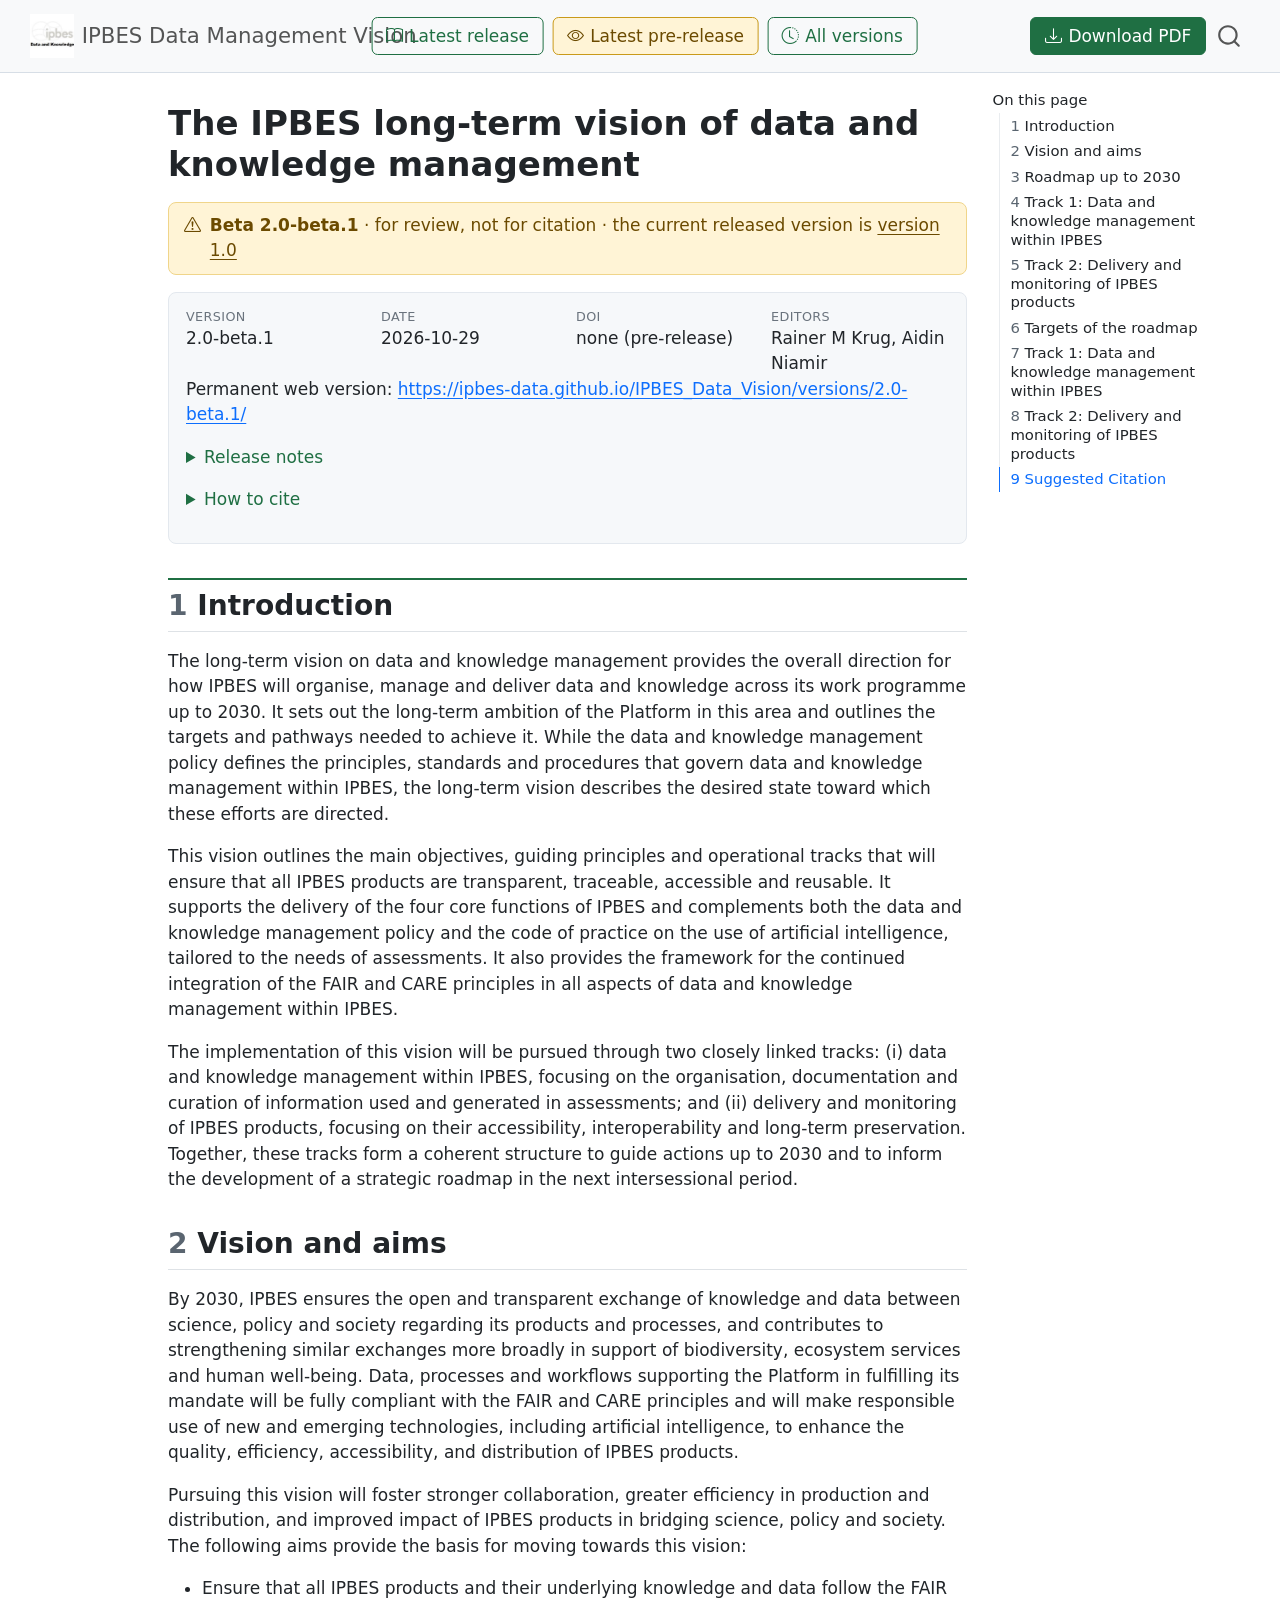
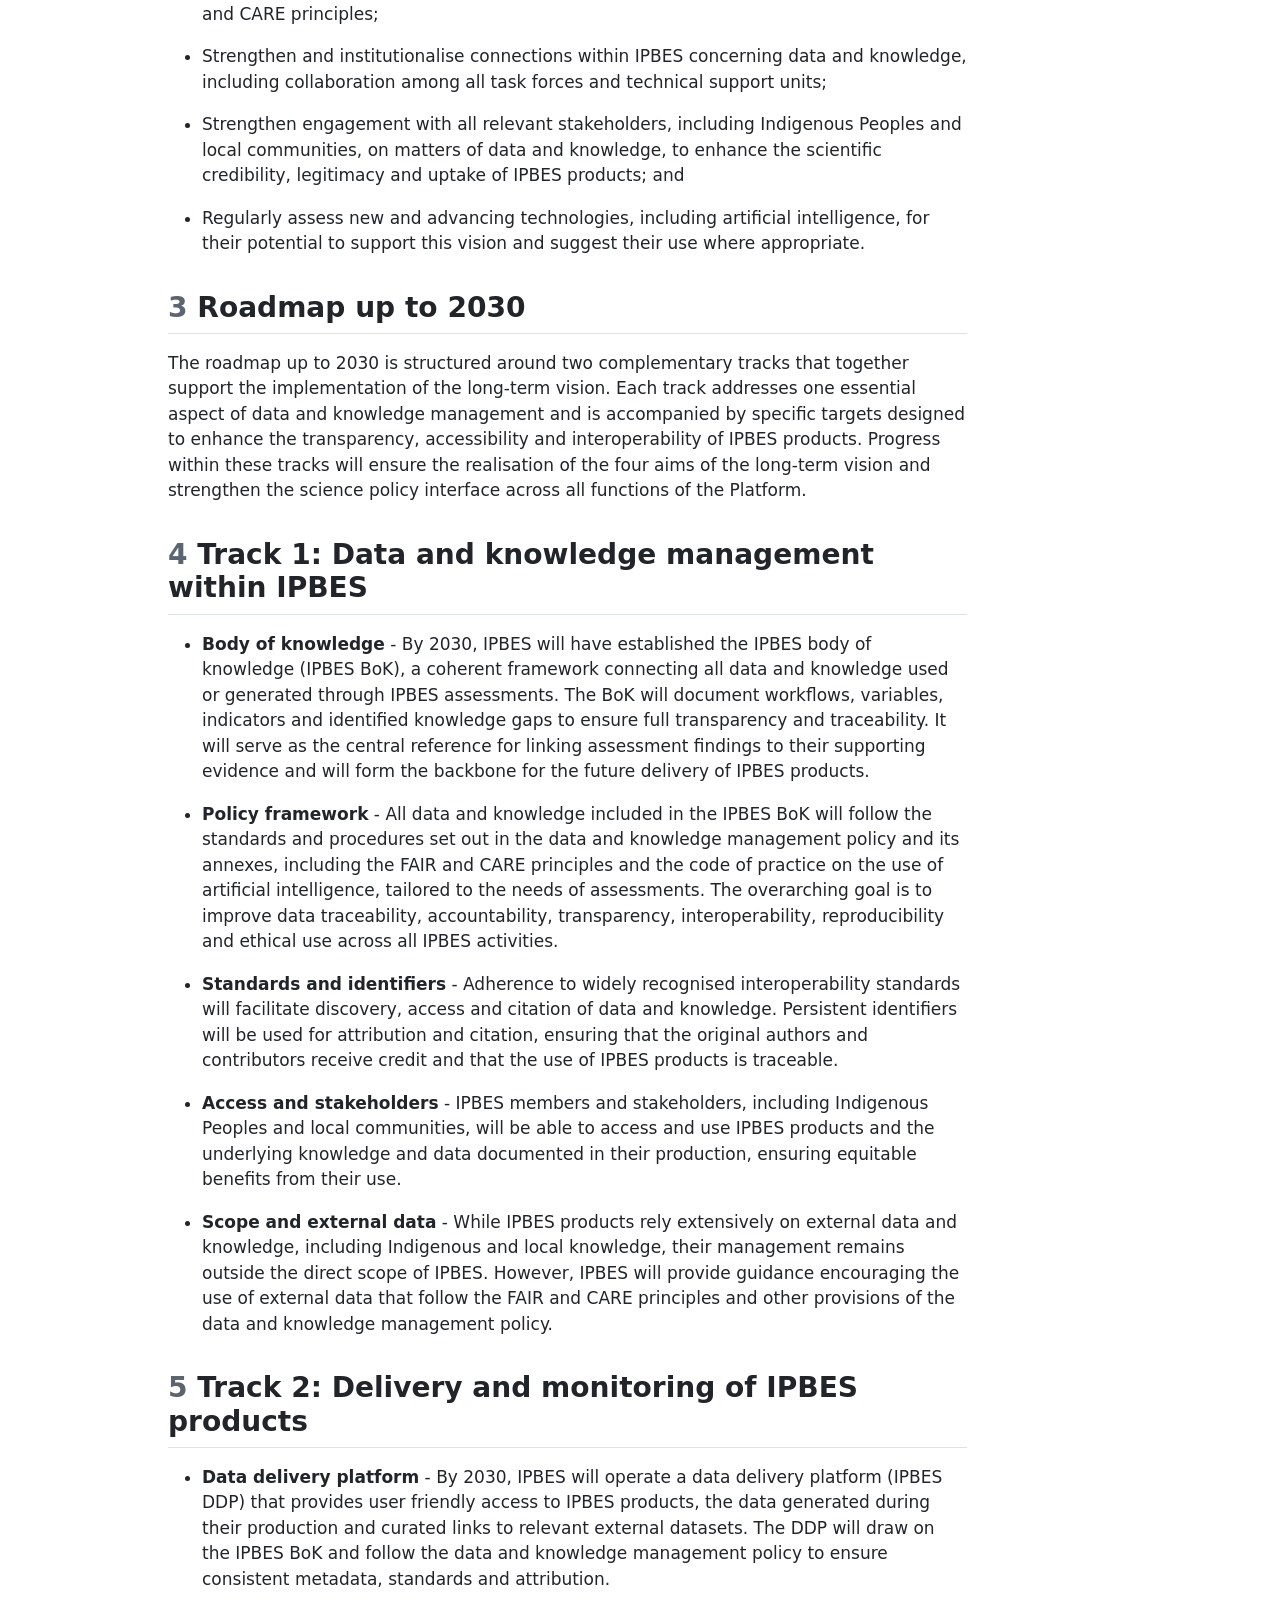
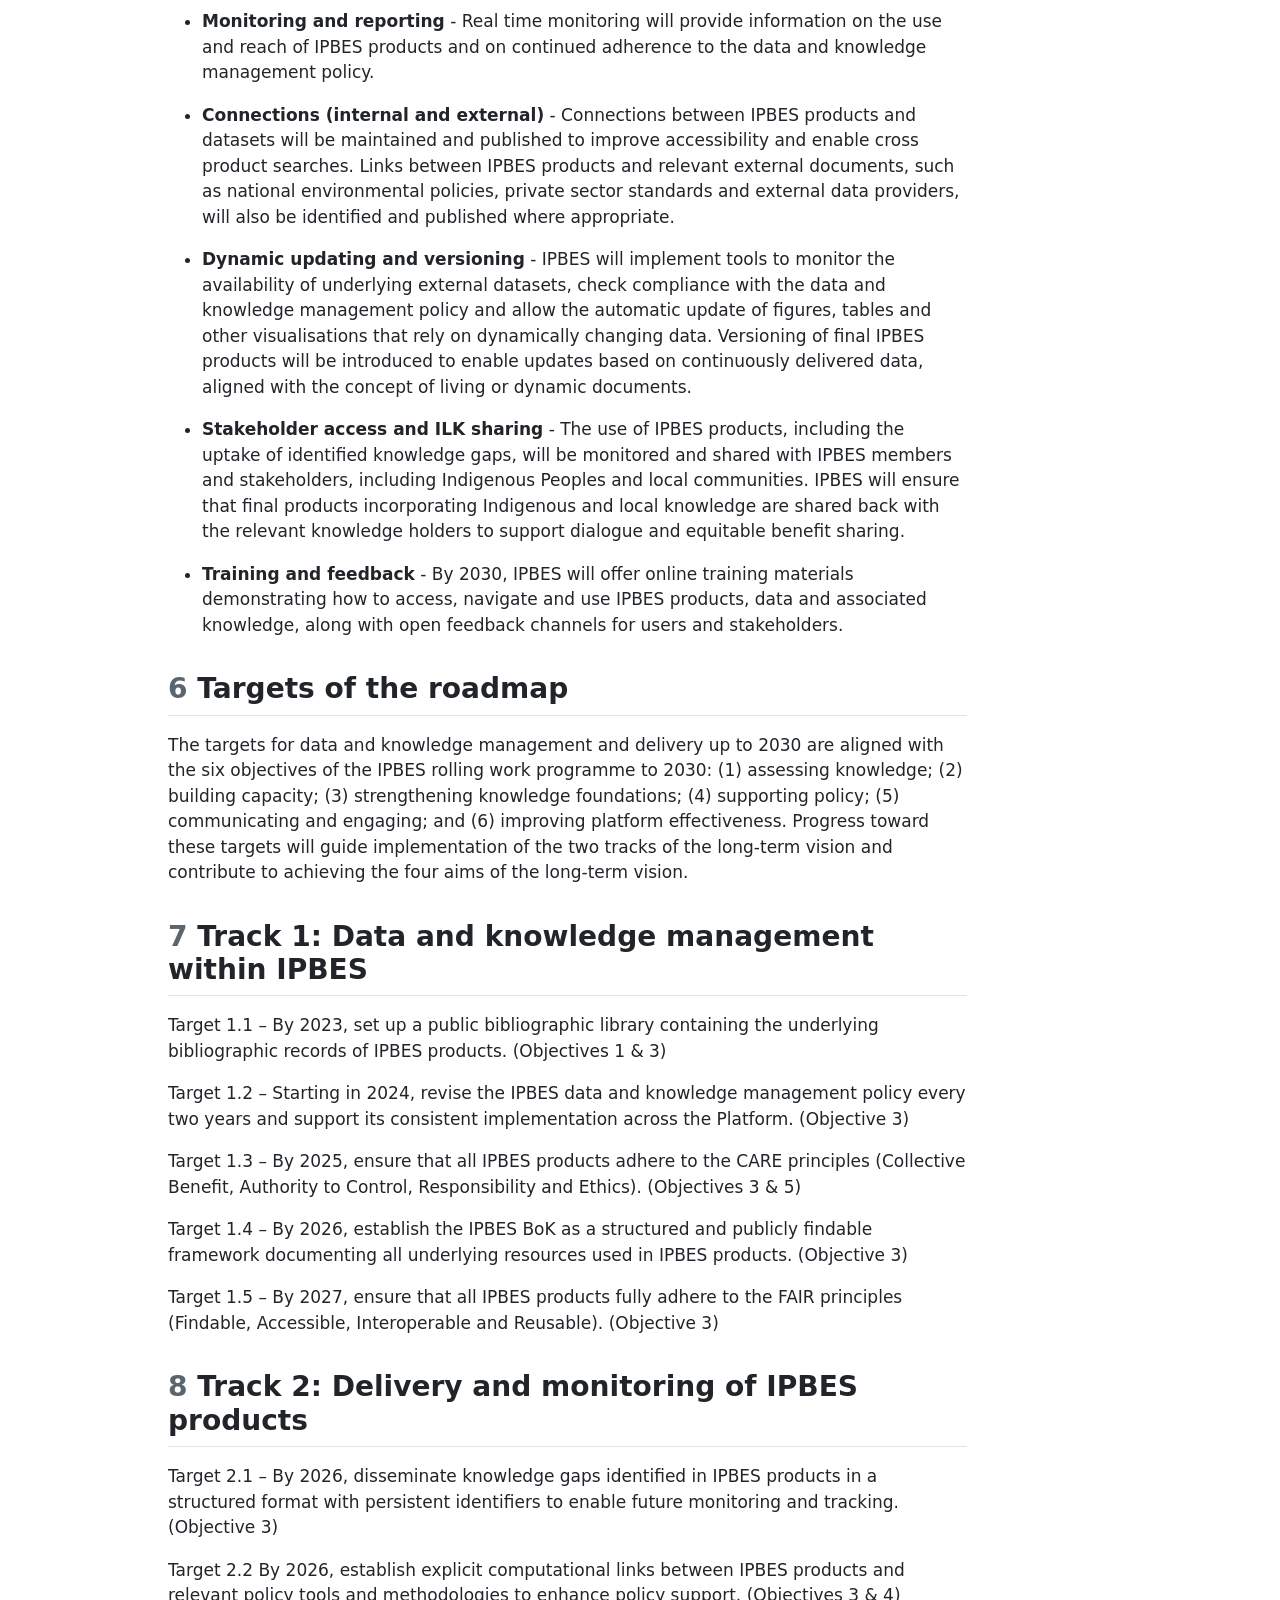
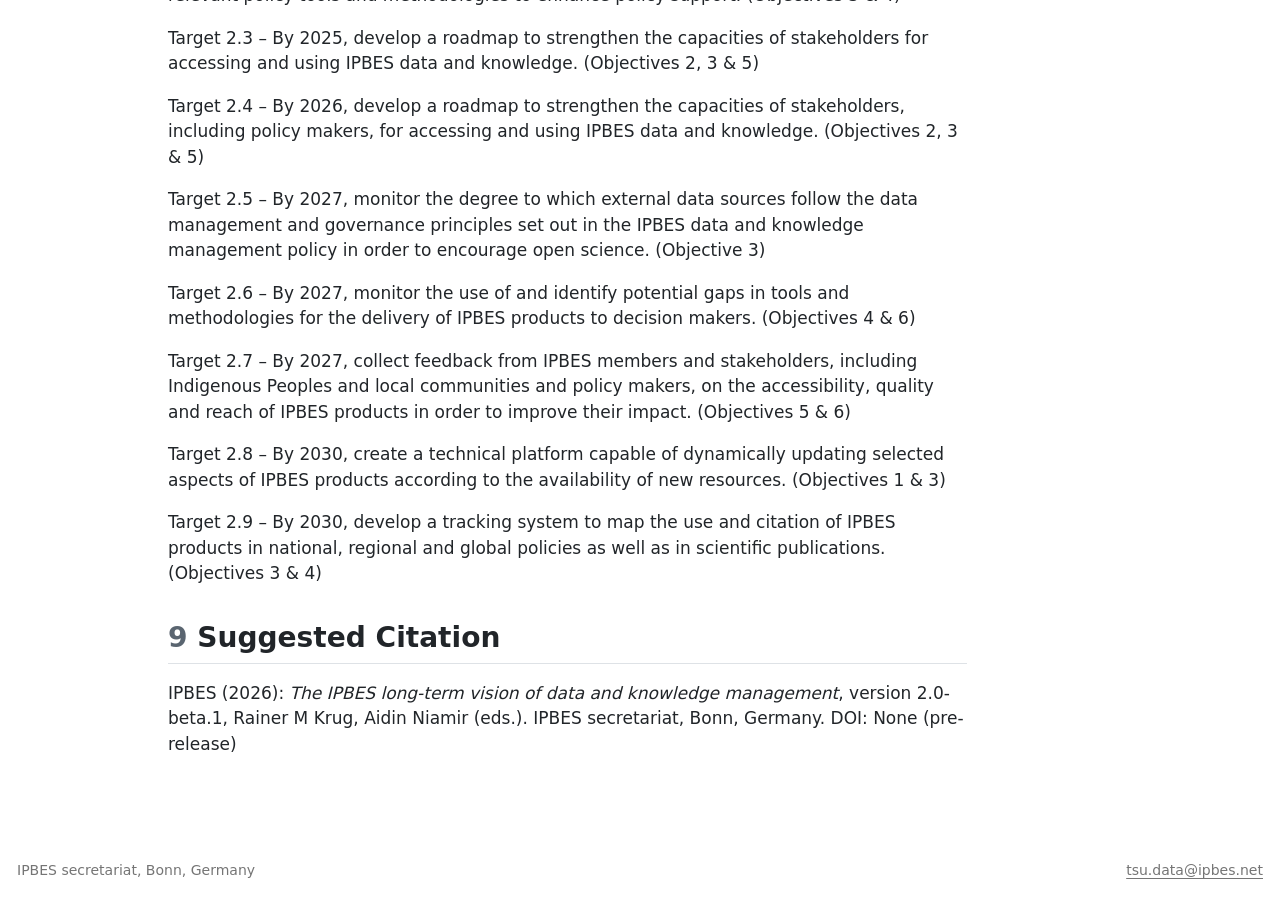
<file: preview/index.html>
<!DOCTYPE html>
<html xmlns="http://www.w3.org/1999/xhtml" lang="en" xml:lang="en"><head>

<meta charset="utf-8">
<meta name="generator" content="quarto-1.10.19">

<meta name="viewport" content="width=device-width, initial-scale=1.0, user-scalable=yes">


<title>The IPBES long-term vision of data and knowledge management – IPBES Data Management Vision</title>
<style>
/* Default styles provided by pandoc.
** See https://pandoc.org/MANUAL.html#variables-for-html for config info.
*/
span.smallcaps{font-variant: small-caps;}
div.columns{display: flex; gap: 1.5em;}
div.column{flex: auto;}
@media screen {
div.columns{gap: min(4vw, 1.5em);}
div.column{overflow-x: auto;}
}
div.hanging-indent{margin-left: 1.5em; text-indent: -1.5em;}
ul.task-list{list-style: none;}
ul.task-list li input[type="checkbox"] {
  width: 0.8em;
  margin: 0 0.8em 0.2em -1em; /* quarto-specific, see https://github.com/quarto-dev/quarto-cli/issues/4556 */ 
  vertical-align: middle;
}
</style>


<script src="site_libs/quarto-nav/quarto-nav.js"></script>
<script src="site_libs/clipboard/clipboard.min.js"></script>
<script src="site_libs/quarto-search/autocomplete.umd.js"></script>
<script src="site_libs/quarto-search/fuse.min.js"></script>
<script src="site_libs/quarto-search/quarto-search.js"></script>
<meta name="quarto:offset" content="./">
<script src="site_libs/quarto-html/quarto.js" type="module"></script>
<script src="site_libs/quarto-html/tabsets/tabsets.js" type="module"></script>
<script src="site_libs/quarto-html/popper.min.js"></script>
<script src="site_libs/quarto-html/tippy.umd.min.js"></script>
<script src="site_libs/quarto-html/anchor.min.js"></script>
<link href="site_libs/quarto-html/tippy.css" rel="stylesheet">
<link href="site_libs/quarto-html/quarto-syntax-highlighting-bf27225e3a48a9273f3daa8f8e829971.css" rel="stylesheet" id="quarto-text-highlighting-styles">
<script src="site_libs/bootstrap/bootstrap.min.js"></script>
<link href="site_libs/bootstrap/bootstrap-icons.css" rel="stylesheet">
<link href="site_libs/bootstrap/bootstrap-7483f8627d4f1600aaea63c08191c6f4.min.css" rel="stylesheet" append-hash="true" id="quarto-bootstrap" data-mode="light">
<script id="quarto-search-options" type="application/json">{
  "location": "navbar",
  "copy-button": false,
  "collapse-after": 3,
  "panel-placement": "end",
  "type": "overlay",
  "limit": 50,
  "keyboard-shortcut": [
    "f",
    "/",
    "s"
  ],
  "show-item-context": false,
  "language": {
    "search-no-results-text": "No results",
    "search-matching-documents-text": "matching documents",
    "search-copy-link-title": "Copy link to search",
    "search-hide-matches-text": "Hide additional matches",
    "search-more-match-text": "more match in this document",
    "search-more-matches-text": "more matches in this document",
    "search-clear-button-title": "Clear",
    "search-text-placeholder": "",
    "search-detached-cancel-button-title": "Cancel",
    "search-submit-button-title": "Submit",
    "search-label": "Search"
  }
}</script>


<link rel="stylesheet" href="styles.css">
</head>

<body class="nav-fixed quarto-light">

<div id="quarto-search-results"></div>
  <header id="quarto-header" class="headroom fixed-top">
    <nav class="navbar navbar-expand-lg " data-bs-theme="dark">
      <div class="navbar-container container-fluid">
      <div class="navbar-brand-container mx-auto">
    <a href="./index.html" class="navbar-brand navbar-brand-logo">
    <img src="./logos/ipbes-data.jpg" alt="IPBES-Data" class="navbar-logo light-content">
    <img src="./logos/ipbes-data.jpg" alt="IPBES-Data" class="navbar-logo dark-content">
    </a>
    <a class="navbar-brand" href="./index.html">
    <span class="navbar-title">IPBES Data Management Vision</span>
    </a>
  </div>
            <div id="quarto-search" class="" title="Search"></div>
          <button class="navbar-toggler" type="button" data-bs-toggle="collapse" data-bs-target="#navbarCollapse" aria-controls="navbarCollapse" role="menu" aria-expanded="false" aria-label="Toggle navigation" onclick="if (window.quartoToggleHeadroom) { window.quartoToggleHeadroom(); }">
  <span class="navbar-toggler-icon"></span>
</button>
          <div class="collapse navbar-collapse" id="navbarCollapse">
            <ul class="navbar-nav navbar-nav-scroll me-auto">
  <li class="nav-item">
    <a class="nav-link" href="https://ipbes-data.github.io/IPBES_Data_Vision/"> <i class="bi bi-book" role="img">
</i> 
<span class="menu-text">Latest release</span></a>
  </li>  
  <li class="nav-item">
    <a class="nav-link" href="https://ipbes-data.github.io/IPBES_Data_Vision/preview/"> <i class="bi bi-eye" role="img">
</i> 
<span class="menu-text">Latest pre-release</span></a>
  </li>  
  <li class="nav-item">
    <a class="nav-link" href="https://ipbes-data.github.io/IPBES_Data_Vision/older-releases.html"> <i class="bi bi-clock-history" role="img">
</i> 
<span class="menu-text">All versions</span></a>
  </li>  
</ul>
            <ul class="navbar-nav navbar-nav-scroll ms-auto">
  <li class="nav-item">
    <a class="nav-link" href="./assets/IPBES-Data-Management-Vision-v2.0-beta.1.pdf" target="_blank"> <i class="bi bi-download" role="img">
</i> 
<span class="menu-text">Download PDF</span></a>
  </li>  
</ul>
          </div> <!-- /navcollapse -->
            <div class="quarto-navbar-tools">
</div>
      </div> <!-- /container-fluid -->
    </nav>
</header>
<!-- content -->
<div id="quarto-content" class="quarto-container page-columns page-rows-contents page-layout-article page-navbar">
<!-- sidebar -->
<!-- margin-sidebar -->
    <div id="quarto-margin-sidebar" class="sidebar margin-sidebar">
        <nav id="TOC" role="doc-toc" class="toc-active">
    <h2 id="toc-title">On this page</h2>
   
  <ul>
  <li><a href="#introduction" id="toc-introduction" class="nav-link active" data-scroll-target="#introduction"><span class="header-section-number">1</span> Introduction</a></li>
  <li><a href="#vision-and-aims" id="toc-vision-and-aims" class="nav-link" data-scroll-target="#vision-and-aims"><span class="header-section-number">2</span> Vision and aims</a></li>
  <li><a href="#roadmap-up-to-2030" id="toc-roadmap-up-to-2030" class="nav-link" data-scroll-target="#roadmap-up-to-2030"><span class="header-section-number">3</span> Roadmap up to 2030</a></li>
  <li><a href="#track-1-data-and-knowledge-management-within-ipbes" id="toc-track-1-data-and-knowledge-management-within-ipbes" class="nav-link" data-scroll-target="#track-1-data-and-knowledge-management-within-ipbes"><span class="header-section-number">4</span> Track 1: Data and knowledge management within IPBES</a></li>
  <li><a href="#track-2-delivery-and-monitoring-of-ipbes-products" id="toc-track-2-delivery-and-monitoring-of-ipbes-products" class="nav-link" data-scroll-target="#track-2-delivery-and-monitoring-of-ipbes-products"><span class="header-section-number">5</span> Track 2: Delivery and monitoring of IPBES products</a></li>
  <li><a href="#targets-of-the-roadmap" id="toc-targets-of-the-roadmap" class="nav-link" data-scroll-target="#targets-of-the-roadmap"><span class="header-section-number">6</span> Targets of the roadmap</a></li>
  <li><a href="#track-1-data-and-knowledge-management-within-ipbes-1" id="toc-track-1-data-and-knowledge-management-within-ipbes-1" class="nav-link" data-scroll-target="#track-1-data-and-knowledge-management-within-ipbes-1"><span class="header-section-number">7</span> Track 1: Data and knowledge management within IPBES</a></li>
  <li><a href="#track-2-delivery-and-monitoring-of-ipbes-products-1" id="toc-track-2-delivery-and-monitoring-of-ipbes-products-1" class="nav-link" data-scroll-target="#track-2-delivery-and-monitoring-of-ipbes-products-1"><span class="header-section-number">8</span> Track 2: Delivery and monitoring of IPBES products</a></li>
  <li><a href="#suggested-citation" id="toc-suggested-citation" class="nav-link" data-scroll-target="#suggested-citation"><span class="header-section-number">9</span> Suggested Citation</a></li>
  </ul>
</nav>
    </div>
<!-- main -->
<main class="content" id="quarto-document-content">

<header id="title-block-header" class="quarto-title-block default">
<div class="quarto-title">
<h1 class="title">The IPBES long-term vision of data and knowledge management</h1>
</div>



<div class="quarto-title-meta">

    
  
    
  </div>
  


</header>


<div class="status-banner status-prerelease"><i class="bi bi-exclamation-triangle"></i><span><b>Beta 2.0-beta.1</b> · for review, not for citation · the current released version is <a href="https://doi.org/10.5281/zenodo.5513473">version 1.0</a></span></div>
<div class="version-card"><div class="facts">
<div><div class="label">Version</div>2.0-beta.1</div><div><div class="label">Date</div>2026-10-29</div>
<div><div class="label">DOI</div>none (pre-release)</div><div><div class="label">Editors</div>Rainer M Krug, Aidin Niamir</div></div>
<p class="permalink">Permanent web version: <a href="https://ipbes-data.github.io/IPBES_Data_Vision/versions/2.0-beta.1/">https://ipbes-data.github.io/IPBES_Data_Vision/versions/2.0-beta.1/</a></p><details><summary>Release notes</summary><ul><li>First beta of version 2.0, for review</li></ul></details>
<details><summary>How to cite</summary><p>IPBES (2026): <i>The IPBES long-term vision of data and knowledge management</i>, version 2.0-beta.1, Rainer M Krug, Aidin Niamir (eds.). IPBES secretariat, Bonn, Germany. DOI: none (pre-release)</p></details></div>
<div class="vision-start"></div>
<section id="introduction" class="level2" data-number="1">
<h2 data-number="1" class="anchored" data-anchor-id="introduction"><span class="header-section-number">1</span> Introduction</h2>
<p>The long-term vision on data and knowledge management provides the overall direction for how IPBES will organise, manage and deliver data and knowledge across its work programme up to 2030. It sets out the long-term ambition of the Platform in this area and outlines the targets and pathways needed to achieve it. While the data and knowledge management policy defines the principles, standards and procedures that govern data and knowledge management within IPBES, the long-term vision describes the desired state toward which these efforts are directed.</p>
<p>This vision outlines the main objectives, guiding principles and operational tracks that will ensure that all IPBES products are transparent, traceable, accessible and reusable. It supports the delivery of the four core functions of IPBES and complements both the data and knowledge management policy and the code of practice on the use of artificial intelligence, tailored to the needs of assessments. It also provides the framework for the continued integration of the FAIR and CARE principles in all aspects of data and knowledge management within IPBES.</p>
<p>The implementation of this vision will be pursued through two closely linked tracks: (i) data and knowledge management within IPBES, focusing on the organisation, documentation and curation of information used and generated in assessments; and (ii) delivery and monitoring of IPBES products, focusing on their accessibility, interoperability and long-term preservation. Together, these tracks form a coherent structure to guide actions up to 2030 and to inform the development of a strategic roadmap in the next intersessional period.</p>
</section>
<section id="vision-and-aims" class="level2" data-number="2">
<h2 data-number="2" class="anchored" data-anchor-id="vision-and-aims"><span class="header-section-number">2</span> Vision and aims</h2>
<p>By 2030, IPBES ensures the open and transparent exchange of knowledge and data between science, policy and society regarding its products and processes, and contributes to strengthening similar exchanges more broadly in support of biodiversity, ecosystem services and human well-being. Data, processes and workflows supporting the Platform in fulfilling its mandate will be fully compliant with the FAIR and CARE principles and will make responsible use of new and emerging technologies, including artificial intelligence, to enhance the quality, efficiency, accessibility, and distribution of IPBES products.</p>
<p>Pursuing this vision will foster stronger collaboration, greater efficiency in production and distribution, and improved impact of IPBES products in bridging science, policy and society. The following aims provide the basis for moving towards this vision:</p>
<ul>
<li><p>Ensure that all IPBES products and their underlying knowledge and data follow the FAIR and CARE principles;</p></li>
<li><p>Strengthen and institutionalise connections within IPBES concerning data and knowledge, including collaboration among all task forces and technical support units;</p></li>
<li><p>Strengthen engagement with all relevant stakeholders, including Indigenous Peoples and local communities, on matters of data and knowledge, to enhance the scientific credibility, legitimacy and uptake of IPBES products; and</p></li>
<li><p>Regularly assess new and advancing technologies, including artificial intelligence, for their potential to support this vision and suggest their use where appropriate.</p></li>
</ul>
</section>
<section id="roadmap-up-to-2030" class="level2" data-number="3">
<h2 data-number="3" class="anchored" data-anchor-id="roadmap-up-to-2030"><span class="header-section-number">3</span> Roadmap up to 2030</h2>
<p>The roadmap up to 2030 is structured around two complementary tracks that together support the implementation of the long-term vision. Each track addresses one essential aspect of data and knowledge management and is accompanied by specific targets designed to enhance the transparency, accessibility and interoperability of IPBES products. Progress within these tracks will ensure the realisation of the four aims of the long-term vision and strengthen the science policy interface across all functions of the Platform.</p>
</section>
<section id="track-1-data-and-knowledge-management-within-ipbes" class="level2" data-number="4">
<h2 data-number="4" class="anchored" data-anchor-id="track-1-data-and-knowledge-management-within-ipbes"><span class="header-section-number">4</span> Track 1: Data and knowledge management within IPBES</h2>
<ul>
<li><p><strong>Body of knowledge</strong> - By 2030, IPBES will have established the IPBES body of knowledge (IPBES BoK), a coherent framework connecting all data and knowledge used or generated through IPBES assessments. The BoK will document workflows, variables, indicators and identified knowledge gaps to ensure full transparency and traceability. It will serve as the central reference for linking assessment findings to their supporting evidence and will form the backbone for the future delivery of IPBES products.</p></li>
<li><p><strong>Policy framework</strong> - All data and knowledge included in the IPBES BoK will follow the standards and procedures set out in the data and knowledge management policy and its annexes, including the FAIR and CARE principles and the code of practice on the use of artificial intelligence, tailored to the needs of assessments. The overarching goal is to improve data traceability, accountability, transparency, interoperability, reproducibility and ethical use across all IPBES activities.</p></li>
<li><p><strong>Standards and identifiers</strong> - Adherence to widely recognised interoperability standards will facilitate discovery, access and citation of data and knowledge. Persistent identifiers will be used for attribution and citation, ensuring that the original authors and contributors receive credit and that the use of IPBES products is traceable.</p></li>
<li><p><strong>Access and stakeholders</strong> - IPBES members and stakeholders, including Indigenous Peoples and local communities, will be able to access and use IPBES products and the underlying knowledge and data documented in their production, ensuring equitable benefits from their use.</p></li>
<li><p><strong>Scope and external data</strong> - While IPBES products rely extensively on external data and knowledge, including Indigenous and local knowledge, their management remains outside the direct scope of IPBES. However, IPBES will provide guidance encouraging the use of external data that follow the FAIR and CARE principles and other provisions of the data and knowledge management policy.</p></li>
</ul>
</section>
<section id="track-2-delivery-and-monitoring-of-ipbes-products" class="level2" data-number="5">
<h2 data-number="5" class="anchored" data-anchor-id="track-2-delivery-and-monitoring-of-ipbes-products"><span class="header-section-number">5</span> Track 2: Delivery and monitoring of IPBES products</h2>
<ul>
<li><p><strong>Data delivery platform</strong> - By 2030, IPBES will operate a data delivery platform (IPBES DDP) that provides user friendly access to IPBES products, the data generated during their production and curated links to relevant external datasets. The DDP will draw on the IPBES BoK and follow the data and knowledge management policy to ensure consistent metadata, standards and attribution.</p></li>
<li><p><strong>Monitoring and reporting</strong> - Real time monitoring will provide information on the use and reach of IPBES products and on continued adherence to the data and knowledge management policy.</p></li>
<li><p><strong>Connections (internal and external)</strong> - Connections between IPBES products and datasets will be maintained and published to improve accessibility and enable cross product searches. Links between IPBES products and relevant external documents, such as national environmental policies, private sector standards and external data providers, will also be identified and published where appropriate.</p></li>
<li><p><strong>Dynamic updating and versioning</strong> - IPBES will implement tools to monitor the availability of underlying external datasets, check compliance with the data and knowledge management policy and allow the automatic update of figures, tables and other visualisations that rely on dynamically changing data. Versioning of final IPBES products will be introduced to enable updates based on continuously delivered data, aligned with the concept of living or dynamic documents.</p></li>
<li><p><strong>Stakeholder access and ILK sharing</strong> - The use of IPBES products, including the uptake of identified knowledge gaps, will be monitored and shared with IPBES members and stakeholders, including Indigenous Peoples and local communities. IPBES will ensure that final products incorporating Indigenous and local knowledge are shared back with the relevant knowledge holders to support dialogue and equitable benefit sharing.</p></li>
<li><p><strong>Training and feedback</strong> - By 2030, IPBES will offer online training materials demonstrating how to access, navigate and use IPBES products, data and associated knowledge, along with open feedback channels for users and stakeholders.</p></li>
</ul>
</section>
<section id="targets-of-the-roadmap" class="level2" data-number="6">
<h2 data-number="6" class="anchored" data-anchor-id="targets-of-the-roadmap"><span class="header-section-number">6</span> Targets of the roadmap</h2>
<p>The targets for data and knowledge management and delivery up to 2030 are aligned with the six objectives of the IPBES rolling work programme to 2030: (1) assessing knowledge; (2) building capacity; (3) strengthening knowledge foundations; (4) supporting policy; (5) communicating and engaging; and (6) improving platform effectiveness. Progress toward these targets will guide implementation of the two tracks of the long-term vision and contribute to achieving the four aims of the long-term vision.</p>
</section>
<section id="track-1-data-and-knowledge-management-within-ipbes-1" class="level2" data-number="7">
<h2 data-number="7" class="anchored" data-anchor-id="track-1-data-and-knowledge-management-within-ipbes-1"><span class="header-section-number">7</span> Track 1: Data and knowledge management within IPBES</h2>
<p>Target 1.1 – By 2023, set up a public bibliographic library containing the underlying bibliographic records of IPBES products. (Objectives 1 &amp; 3)</p>
<p>Target 1.2 – Starting in 2024, revise the IPBES data and knowledge management policy every two years and support its consistent implementation across the Platform. (Objective 3)</p>
<p>Target 1.3 – By 2025, ensure that all IPBES products adhere to the CARE principles (Collective Benefit, Authority to Control, Responsibility and Ethics). (Objectives 3 &amp; 5)</p>
<p>Target 1.4 – By 2026, establish the IPBES BoK as a structured and publicly findable framework documenting all underlying resources used in IPBES products. (Objective 3)</p>
<p>Target 1.5 – By 2027, ensure that all IPBES products fully adhere to the FAIR principles (Findable, Accessible, Interoperable and Reusable). (Objective 3)</p>
</section>
<section id="track-2-delivery-and-monitoring-of-ipbes-products-1" class="level2" data-number="8">
<h2 data-number="8" class="anchored" data-anchor-id="track-2-delivery-and-monitoring-of-ipbes-products-1"><span class="header-section-number">8</span> Track 2: Delivery and monitoring of IPBES products</h2>
<p>Target 2.1 – By 2026, disseminate knowledge gaps identified in IPBES products in a structured format with persistent identifiers to enable future monitoring and tracking. (Objective 3)</p>
<p>Target 2.2 By 2026, establish explicit computational links between IPBES products and relevant policy tools and methodologies to enhance policy support. (Objectives 3 &amp; 4)</p>
<p>Target 2.3 – By 2025, develop a roadmap to strengthen the capacities of stakeholders for accessing and using IPBES data and knowledge. (Objectives 2, 3 &amp; 5)</p>
<p>Target 2.4 – By 2026, develop a roadmap to strengthen the capacities of stakeholders, including policy makers, for accessing and using IPBES data and knowledge. (Objectives 2, 3 &amp; 5)</p>
<p>Target 2.5 – By 2027, monitor the degree to which external data sources follow the data management and governance principles set out in the IPBES data and knowledge management policy in order to encourage open science. (Objective 3)</p>
<p>Target 2.6 – By 2027, monitor the use of and identify potential gaps in tools and methodologies for the delivery of IPBES products to decision makers. (Objectives 4 &amp; 6)</p>
<p>Target 2.7 – By 2027, collect feedback from IPBES members and stakeholders, including Indigenous Peoples and local communities and policy makers, on the accessibility, quality and reach of IPBES products in order to improve their impact. (Objectives 5 &amp; 6)</p>
<p>Target 2.8 – By 2030, create a technical platform capable of dynamically updating selected aspects of IPBES products according to the availability of new resources. (Objectives 1 &amp; 3)</p>
<p>Target 2.9 – By 2030, develop a tracking system to map the use and citation of IPBES products in national, regional and global policies as well as in scientific publications. (Objectives 3 &amp; 4)</p>
</section>
<section id="suggested-citation" class="level2" data-number="9">
<h2 data-number="9" class="anchored" data-anchor-id="suggested-citation"><span class="header-section-number">9</span> Suggested Citation</h2>
<p>IPBES (2026): <em>The IPBES long-term vision of data and knowledge management</em>, version 2.0-beta.1, Rainer M Krug, Aidin Niamir (eds.). IPBES secretariat, Bonn, Germany. DOI: None (pre-release)</p>


</section>

</main> <!-- /main -->
<script>
// Header buttons whose target does not exist on this site: the PDF (e.g. the main site before 2.0) is hidden
// (it is on the right, so nothing moves); "Latest pre-release" (none since the last release) stays in place,
// greyed out, so the three centred buttons never move. Mark the current section active.
const check = (selector, page, missing) => document.querySelectorAll(selector).forEach((a) =>
  fetch(a.href + page, { method: "HEAD" }).then((r) => { if (!r.ok) missing(a); }).catch(() => {}));
check('a[href*="assets/IPBES-Data-Management-Vision-"][href$=".pdf"]', "", (a) => { a.closest("li").style.visibility = "hidden"; });
check('a[href$="/preview/"]', "index.html", (a) => { a.classList.add("unavailable"); a.title = "There is no pre-release at the moment."; });
const here = location.pathname;
document.querySelectorAll(".navbar .nav-link").forEach((a) => a.classList.remove("active"));
const mark = (selector) => document.querySelectorAll(selector).forEach((a) => a.classList.add("active"));
if (here.endsWith("older-releases.html")) mark('a[href$="older-releases.html"]');
else if (here.includes("/preview/")) mark('a[href$="/preview/"]');
else if (!here.includes("/versions/")) mark('a[href$="/IPBES_Data_Vision/"]');
</script>
<script id="quarto-html-after-body" type="application/javascript">
  window.document.addEventListener("DOMContentLoaded", function (event) {
    const icon = "";
    const anchorJS = new window.AnchorJS();
    anchorJS.options = {
      placement: 'right',
      icon: icon
    };
    anchorJS.add('.anchored');
    const isCodeAnnotation = (el) => {
      for (const clz of el.classList) {
        if (clz.startsWith('code-annotation-')) {                     
          return true;
        }
      }
      return false;
    }
    const onCopySuccess = function(e) {
      // button target
      const button = e.trigger;
      // don't keep focus
      button.blur();
      // flash "checked"
      button.classList.add('code-copy-button-checked');
      var currentTitle = button.getAttribute("title");
      button.setAttribute("title", "Copied!");
      let tooltip;
      if (window.bootstrap) {
        button.setAttribute("data-bs-toggle", "tooltip");
        button.setAttribute("data-bs-placement", "left");
        button.setAttribute("data-bs-title", "Copied!");
        tooltip = new bootstrap.Tooltip(button, 
          { trigger: "manual", 
            customClass: "code-copy-button-tooltip",
            offset: [0, -8]});
        tooltip.show();    
      }
      setTimeout(function() {
        if (tooltip) {
          tooltip.hide();
          button.removeAttribute("data-bs-title");
          button.removeAttribute("data-bs-toggle");
          button.removeAttribute("data-bs-placement");
        }
        button.setAttribute("title", currentTitle);
        button.classList.remove('code-copy-button-checked');
      }, 1000);
      // clear code selection
      e.clearSelection();
    }
    const getTextToCopy = function(trigger) {
      const outerScaffold = trigger.parentElement.cloneNode(true);
      const codeEl = outerScaffold.querySelector('code');
      for (const childEl of codeEl.children) {
        if (isCodeAnnotation(childEl)) {
          childEl.remove();
        }
      }
      return codeEl.innerText;
    }
    const clipboard = new window.ClipboardJS('.code-copy-button:not([data-in-quarto-modal])', {
      text: getTextToCopy
    });
    clipboard.on('success', onCopySuccess);
    if (window.document.getElementById('quarto-embedded-source-code-modal')) {
      const clipboardModal = new window.ClipboardJS('.code-copy-button[data-in-quarto-modal]', {
        text: getTextToCopy,
        container: window.document.getElementById('quarto-embedded-source-code-modal')
      });
      clipboardModal.on('success', onCopySuccess);
    }
      var localhostRegex = new RegExp(/^(?:http|https):\/\/localhost\:?[0-9]*\//);
      var mailtoRegex = new RegExp(/^mailto:/);
        var filterRegex = new RegExp('/' + window.location.host + '/');
      var isInternal = (href) => {
          return filterRegex.test(href) || localhostRegex.test(href) || mailtoRegex.test(href);
      }
      // Inspect non-navigation links and adorn them if external
     var links = window.document.querySelectorAll('a[href]:not(.nav-link):not(.navbar-brand):not(.toc-action):not(.sidebar-link):not(.sidebar-item-toggle):not(.pagination-link):not(.no-external):not([aria-hidden]):not(.dropdown-item):not(.quarto-navigation-tool):not(.about-link)');
      for (var i=0; i<links.length; i++) {
        const link = links[i];
        if (!isInternal(link.href)) {
          // undo the damage that might have been done by quarto-nav.js in the case of
          // links that we want to consider external
          if (link.dataset.originalHref !== undefined) {
            link.href = link.dataset.originalHref;
          }
        }
      }
    function tippyHover(el, contentFn, onTriggerFn, onUntriggerFn) {
      const config = {
        allowHTML: true,
        maxWidth: 500,
        delay: 100,
        arrow: false,
        appendTo: function(el) {
            return el.parentElement;
        },
        interactive: true,
        interactiveBorder: 10,
        theme: 'quarto',
        placement: 'bottom-start',
      };
      if (contentFn) {
        config.content = contentFn;
      }
      if (onTriggerFn) {
        config.onTrigger = onTriggerFn;
      }
      if (onUntriggerFn) {
        config.onUntrigger = onUntriggerFn;
      }
      window.tippy(el, config); 
    }
    const noterefs = window.document.querySelectorAll('a[role="doc-noteref"]');
    for (var i=0; i<noterefs.length; i++) {
      const ref = noterefs[i];
      tippyHover(ref, function() {
        // use id or data attribute instead here
        let href = ref.getAttribute('data-footnote-href') || ref.getAttribute('href');
        try { href = new URL(href).hash; } catch {}
        const id = href.replace(/^#\/?/, "");
        const note = window.document.getElementById(id);
        if (note) {
          return note.innerHTML;
        } else {
          return "";
        }
      });
    }
    const xrefs = window.document.querySelectorAll('a.quarto-xref');
    const processXRef = (id, note) => {
      // Strip column container classes
      const stripColumnClz = (el) => {
        el.classList.remove("page-full", "page-columns");
        if (el.children) {
          for (const child of el.children) {
            stripColumnClz(child);
          }
        }
      }
      stripColumnClz(note)
      if (id === null || id.startsWith('sec-')) {
        // Special case sections, only their first couple elements
        const container = document.createElement("div");
        if (note.children && note.children.length > 2) {
          container.appendChild(note.children[0].cloneNode(true));
          for (let i = 1; i < note.children.length; i++) {
            const child = note.children[i];
            if (child.tagName === "P" && child.innerText === "") {
              continue;
            } else {
              container.appendChild(child.cloneNode(true));
              break;
            }
          }
          if (window.Quarto?.typesetMath) {
            window.Quarto.typesetMath(container);
          }
          return container.innerHTML
        } else {
          if (window.Quarto?.typesetMath) {
            window.Quarto.typesetMath(note);
          }
          return note.innerHTML;
        }
      } else {
        // Remove any anchor links if they are present
        const anchorLink = note.querySelector('a.anchorjs-link');
        if (anchorLink) {
          anchorLink.remove();
        }
        if (window.Quarto?.typesetMath) {
          window.Quarto.typesetMath(note);
        }
        if (note.classList.contains("callout")) {
          return note.outerHTML;
        } else {
          return note.innerHTML;
        }
      }
    }
    for (var i=0; i<xrefs.length; i++) {
      const xref = xrefs[i];
      tippyHover(xref, undefined, function(instance) {
        instance.disable();
        let url = xref.getAttribute('href');
        let hash = undefined; 
        if (url.startsWith('#')) {
          hash = url;
        } else {
          try { hash = new URL(url).hash; } catch {}
        }
        if (hash) {
          const id = hash.replace(/^#\/?/, "");
          const note = window.document.getElementById(id);
          if (note !== null) {
            try {
              const html = processXRef(id, note.cloneNode(true));
              instance.setContent(html);
            } finally {
              instance.enable();
              instance.show();
            }
          } else {
            // See if we can fetch this
            fetch(url.split('#')[0])
            .then(res => res.text())
            .then(html => {
              const parser = new DOMParser();
              const htmlDoc = parser.parseFromString(html, "text/html");
              const note = htmlDoc.getElementById(id);
              if (note !== null) {
                const html = processXRef(id, note);
                instance.setContent(html);
              } 
            }).finally(() => {
              instance.enable();
              instance.show();
            });
          }
        } else {
          // See if we can fetch a full url (with no hash to target)
          // This is a special case and we should probably do some content thinning / targeting
          fetch(url)
          .then(res => res.text())
          .then(html => {
            const parser = new DOMParser();
            const htmlDoc = parser.parseFromString(html, "text/html");
            const note = htmlDoc.querySelector('main.content');
            if (note !== null) {
              // This should only happen for chapter cross references
              // (since there is no id in the URL)
              // remove the first header
              if (note.children.length > 0 && note.children[0].tagName === "HEADER") {
                note.children[0].remove();
              }
              const html = processXRef(null, note);
              instance.setContent(html);
            } 
          }).finally(() => {
            instance.enable();
            instance.show();
          });
        }
      }, function(instance) {
      });
    }
        let selectedAnnoteEl;
        const selectorForAnnotation = ( cell, annotation) => {
          let cellAttr = 'data-code-cell="' + cell + '"';
          let lineAttr = 'data-code-annotation="' +  annotation + '"';
          const selector = 'span[' + cellAttr + '][' + lineAttr + ']';
          return selector;
        }
        const selectCodeLines = (annoteEl) => {
          const doc = window.document;
          const targetCell = annoteEl.getAttribute("data-target-cell");
          const targetAnnotation = annoteEl.getAttribute("data-target-annotation");
          const annoteSpan = window.document.querySelector(selectorForAnnotation(targetCell, targetAnnotation));
          const lines = annoteSpan.getAttribute("data-code-lines").split(",");
          const lineIds = lines.map((line) => {
            return targetCell + "-" + line;
          })
          let top = null;
          let height = null;
          let parent = null;
          if (lineIds.length > 0) {
              //compute the position of the single el (top and bottom and make a div)
              const el = window.document.getElementById(lineIds[0]);
              top = el.offsetTop;
              height = el.offsetHeight;
              parent = el.parentElement.parentElement;
            if (lineIds.length > 1) {
              const lastEl = window.document.getElementById(lineIds[lineIds.length - 1]);
              const bottom = lastEl.offsetTop + lastEl.offsetHeight;
              height = bottom - top;
            }
            if (top !== null && height !== null && parent !== null) {
              // cook up a div (if necessary) and position it 
              let div = window.document.getElementById("code-annotation-line-highlight");
              if (div === null) {
                div = window.document.createElement("div");
                div.setAttribute("id", "code-annotation-line-highlight");
                div.style.position = 'absolute';
                parent.appendChild(div);
              }
              div.style.top = top - 2 + "px";
              div.style.height = height + 4 + "px";
              div.style.left = 0;
              let gutterDiv = window.document.getElementById("code-annotation-line-highlight-gutter");
              if (gutterDiv === null) {
                gutterDiv = window.document.createElement("div");
                gutterDiv.setAttribute("id", "code-annotation-line-highlight-gutter");
                gutterDiv.style.position = 'absolute';
                const codeCell = window.document.getElementById(targetCell);
                const gutter = codeCell.querySelector('.code-annotation-gutter');
                gutter.appendChild(gutterDiv);
              }
              gutterDiv.style.top = top - 2 + "px";
              gutterDiv.style.height = height + 4 + "px";
            }
            selectedAnnoteEl = annoteEl;
          }
        };
        const unselectCodeLines = () => {
          const elementsIds = ["code-annotation-line-highlight", "code-annotation-line-highlight-gutter"];
          elementsIds.forEach((elId) => {
            const div = window.document.getElementById(elId);
            if (div) {
              div.remove();
            }
          });
          selectedAnnoteEl = undefined;
        };
          // Handle positioning of the toggle
      window.addEventListener(
        "resize",
        throttle(() => {
          elRect = undefined;
          if (selectedAnnoteEl) {
            selectCodeLines(selectedAnnoteEl);
          }
        }, 10)
      );
      function throttle(fn, ms) {
      let throttle = false;
      let timer;
        return (...args) => {
          if(!throttle) { // first call gets through
              fn.apply(this, args);
              throttle = true;
          } else { // all the others get throttled
              if(timer) clearTimeout(timer); // cancel #2
              timer = setTimeout(() => {
                fn.apply(this, args);
                timer = throttle = false;
              }, ms);
          }
        };
      }
        // Attach click handler to the DT
        const annoteDls = window.document.querySelectorAll('dt[data-target-cell]');
        for (const annoteDlNode of annoteDls) {
          annoteDlNode.addEventListener('click', (event) => {
            const clickedEl = event.target;
            if (clickedEl !== selectedAnnoteEl) {
              unselectCodeLines();
              const activeEl = window.document.querySelector('dt[data-target-cell].code-annotation-active');
              if (activeEl) {
                activeEl.classList.remove('code-annotation-active');
              }
              selectCodeLines(clickedEl);
              clickedEl.classList.add('code-annotation-active');
            } else {
              // Unselect the line
              unselectCodeLines();
              clickedEl.classList.remove('code-annotation-active');
            }
          });
        }
    const findCites = (el) => {
      const parentEl = el.parentElement;
      if (parentEl) {
        const cites = parentEl.dataset.cites;
        if (cites) {
          return {
            el,
            cites: cites.split(' ')
          };
        } else {
          return findCites(el.parentElement)
        }
      } else {
        return undefined;
      }
    };
    var bibliorefs = window.document.querySelectorAll('a[role="doc-biblioref"]');
    for (var i=0; i<bibliorefs.length; i++) {
      const ref = bibliorefs[i];
      const citeInfo = findCites(ref);
      if (citeInfo) {
        tippyHover(citeInfo.el, function() {
          var popup = window.document.createElement('div');
          citeInfo.cites.forEach(function(cite) {
            var citeDiv = window.document.createElement('div');
            citeDiv.classList.add('hanging-indent');
            citeDiv.classList.add('csl-entry');
            var biblioDiv = window.document.getElementById('ref-' + cite);
            if (biblioDiv) {
              citeDiv.innerHTML = biblioDiv.innerHTML;
            }
            popup.appendChild(citeDiv);
          });
          return popup.innerHTML;
        });
      }
    }
  });
  </script>
</div> <!-- /content -->
<footer class="footer">
  <div class="nav-footer">
    <div class="nav-footer-left">
<p>IPBES secretariat, Bonn, Germany</p>
</div>   
    <div class="nav-footer-center">
      &nbsp;
    </div>
    <div class="nav-footer-right">
<p><a href="mailto:tsu.data@ipbes.net">tsu.data@ipbes.net</a></p>
</div>
  </div>
</footer>




</body></html>
</file>
<file: site_libs/quarto-html/tippy.css>
.tippy-box[data-animation=fade][data-state=hidden]{opacity:0}[data-tippy-root]{max-width:calc(100vw - 10px)}.tippy-box{position:relative;background-color:#333;color:#fff;border-radius:4px;font-size:14px;line-height:1.4;white-space:normal;outline:0;transition-property:transform,visibility,opacity}.tippy-box[data-placement^=top]>.tippy-arrow{bottom:0}.tippy-box[data-placement^=top]>.tippy-arrow:before{bottom:-7px;left:0;border-width:8px 8px 0;border-top-color:initial;transform-origin:center top}.tippy-box[data-placement^=bottom]>.tippy-arrow{top:0}.tippy-box[data-placement^=bottom]>.tippy-arrow:before{top:-7px;left:0;border-width:0 8px 8px;border-bottom-color:initial;transform-origin:center bottom}.tippy-box[data-placement^=left]>.tippy-arrow{right:0}.tippy-box[data-placement^=left]>.tippy-arrow:before{border-width:8px 0 8px 8px;border-left-color:initial;right:-7px;transform-origin:center left}.tippy-box[data-placement^=right]>.tippy-arrow{left:0}.tippy-box[data-placement^=right]>.tippy-arrow:before{left:-7px;border-width:8px 8px 8px 0;border-right-color:initial;transform-origin:center right}.tippy-box[data-inertia][data-state=visible]{transition-timing-function:cubic-bezier(.54,1.5,.38,1.11)}.tippy-arrow{width:16px;height:16px;color:#333}.tippy-arrow:before{content:"";position:absolute;border-color:transparent;border-style:solid}.tippy-content{position:relative;padding:5px 9px;z-index:1}
</file>
<file: site_libs/quarto-html/quarto-syntax-highlighting-bf27225e3a48a9273f3daa8f8e829971.css>
/* quarto syntax highlight colors */
:root {
  --quarto-hl-ot-color: #003B4F;
  --quarto-hl-at-color: #657422;
  --quarto-hl-ss-color: #20794D;
  --quarto-hl-an-color: #5E5E5E;
  --quarto-hl-fu-color: #4758AB;
  --quarto-hl-st-color: #20794D;
  --quarto-hl-cf-color: #003B4F;
  --quarto-hl-op-color: #5E5E5E;
  --quarto-hl-er-color: #AD0000;
  --quarto-hl-bn-color: #AD0000;
  --quarto-hl-al-color: #AD0000;
  --quarto-hl-va-color: #111111;
  --quarto-hl-bu-color: inherit;
  --quarto-hl-ex-color: inherit;
  --quarto-hl-pp-color: #AD0000;
  --quarto-hl-in-color: #5E5E5E;
  --quarto-hl-vs-color: #20794D;
  --quarto-hl-wa-color: #5E5E5E;
  --quarto-hl-do-color: #5E5E5E;
  --quarto-hl-im-color: #00769E;
  --quarto-hl-ch-color: #20794D;
  --quarto-hl-dt-color: #AD0000;
  --quarto-hl-fl-color: #AD0000;
  --quarto-hl-co-color: #5E5E5E;
  --quarto-hl-cv-color: #5E5E5E;
  --quarto-hl-cn-color: #8f5902;
  --quarto-hl-sc-color: #5E5E5E;
  --quarto-hl-dv-color: #AD0000;
  --quarto-hl-kw-color: #003B4F;
}

/* other quarto variables */
:root {
  --quarto-font-monospace: SFMono-Regular, Menlo, Monaco, Consolas, "Liberation Mono", "Courier New", monospace;
}

/* syntax highlight based on Pandoc's rules */
pre > code.sourceCode > span {
  color: #003B4F;
}

code.sourceCode > span {
  color: #003B4F;
}

div.sourceCode,
div.sourceCode pre.sourceCode {
  color: #003B4F;
}

/* Normal */
code span {
  color: #003B4F;
}

/* Alert */
code span.al {
  color: #AD0000;
  font-style: inherit;
}

/* Annotation */
code span.an {
  color: #5E5E5E;
  font-style: inherit;
}

/* Attribute */
code span.at {
  color: #657422;
  font-style: inherit;
}

/* BaseN */
code span.bn {
  color: #AD0000;
  font-style: inherit;
}

/* BuiltIn */
code span.bu {
  font-style: inherit;
}

/* ControlFlow */
code span.cf {
  color: #003B4F;
  font-weight: bold;
  font-style: inherit;
}

/* Char */
code span.ch {
  color: #20794D;
  font-style: inherit;
}

/* Constant */
code span.cn {
  color: #8f5902;
  font-style: inherit;
}

/* Comment */
code span.co {
  color: #5E5E5E;
  font-style: inherit;
}

/* CommentVar */
code span.cv {
  color: #5E5E5E;
  font-style: italic;
}

/* Documentation */
code span.do {
  color: #5E5E5E;
  font-style: italic;
}

/* DataType */
code span.dt {
  color: #AD0000;
  font-style: inherit;
}

/* DecVal */
code span.dv {
  color: #AD0000;
  font-style: inherit;
}

/* Error */
code span.er {
  color: #AD0000;
  font-style: inherit;
}

/* Extension */
code span.ex {
  font-style: inherit;
}

/* Float */
code span.fl {
  color: #AD0000;
  font-style: inherit;
}

/* Function */
code span.fu {
  color: #4758AB;
  font-style: inherit;
}

/* Import */
code span.im {
  color: #00769E;
  font-style: inherit;
}

/* Information */
code span.in {
  color: #5E5E5E;
  font-style: inherit;
}

/* Keyword */
code span.kw {
  color: #003B4F;
  font-weight: bold;
  font-style: inherit;
}

/* Operator */
code span.op {
  color: #5E5E5E;
  font-style: inherit;
}

/* Other */
code span.ot {
  color: #003B4F;
  font-style: inherit;
}

/* Preprocessor */
code span.pp {
  color: #AD0000;
  font-style: inherit;
}

/* SpecialChar */
code span.sc {
  color: #5E5E5E;
  font-style: inherit;
}

/* SpecialString */
code span.ss {
  color: #20794D;
  font-style: inherit;
}

/* String */
code span.st {
  color: #20794D;
  font-style: inherit;
}

/* Variable */
code span.va {
  color: #111111;
  font-style: inherit;
}

/* VerbatimString */
code span.vs {
  color: #20794D;
  font-style: inherit;
}

/* Warning */
code span.wa {
  color: #5E5E5E;
  font-style: italic;
}

.prevent-inlining {
  content: "</";
}

/*# sourceMappingURL=8be38f48d34c45af72792cbd699585e7.css.map */
</file>
<file: styles.css>
/* Header bar: navigation links as buttons; the last one (Download PDF) is the main button. */
.navbar { border-bottom: 1px solid #d7dee6; }
.navbar .navbar-nav .nav-link { border: 1px solid #1f6f43; border-radius: 6px; color: #1f6f43; padding: 0.3rem 0.8rem;
                                 margin-left: 0.5rem; }
.navbar .navbar-nav .nav-link:hover, .navbar .navbar-nav .nav-link.active { background: #e8f2ec; }
/* Download PDF (on the right) is the main button. */
.navbar .navbar-nav .nav-link[href*="IPBES-Data-Management-Vision-"][href$=".pdf"] { background: #1f6f43; color: #fff; }
.navbar .navbar-nav .nav-link[href*="IPBES-Data-Management-Vision-"][href$=".pdf"]:hover { background: #18583a; }
/* The three main buttons: centred in the header on wide screens, independent of the buttons on the right. */
@media (min-width: 992px) {
  .navbar .navbar-collapse > .navbar-nav.me-auto { position: absolute; left: 50%; transform: translateX(-50%); }
}
/* Latest pre-release while there is none: stays in place, greyed out. */
.navbar .navbar-nav .nav-link.unavailable { border-color: #c8cdd2; color: #9aa0a6; pointer-events: none; }
.navbar-logo { max-height: 44px; }
/* Pre-release button in amber, like the pre-release banner. */
.navbar .navbar-nav .nav-link[href$="/preview/"] { border-color: #c99a1a; color: #6b4a00; }
.navbar .navbar-nav .nav-link[href$="/preview/"]:hover,
.navbar .navbar-nav .nav-link[href$="/preview/"].active { background: #fff4d6; }

/* Status banner: what kind of version this page shows. */
.status-banner { border-radius: 8px; padding: 0.6rem 0.9rem; margin: 0 0 1rem; display: flex; gap: 0.5rem;
                 align-items: baseline; }
.status-banner .bi { flex: none; }
.status-release { background: #e6f4ea; color: #1e4d2b; border: 1px solid #a8d5b5; }
.status-prerelease { background: #fff4d6; color: #6b4a00; border: 1px solid #f0d58a; }
.status-draft { background: #f1f3f5; color: #3d4349; border: 1px solid #d7dee6; }
.status-banner a { color: inherit; text-decoration: underline; }

/* "About this version" card above the text. */
.version-card { background: #f6f8fa; border: 1px solid #e3e8ee; border-radius: 8px; padding: 0.8rem 1rem; margin: 0 0 2rem; }
.version-card .facts { display: grid; grid-template-columns: repeat(auto-fit, minmax(150px, 1fr)); gap: 0.5rem 1rem; }
.version-card .label { font-size: 0.75rem; color: #6a737d; text-transform: uppercase; letter-spacing: 0.03em; }
.version-card details { margin-top: 0.6rem; }
.version-card summary { cursor: pointer; color: #1f6f43; }
.vision-start { border-top: 2px solid #1f6f43; padding-top: 0.5rem; }
</file>
<file: preview/site_libs/quarto-html/tippy.css>
.tippy-box[data-animation=fade][data-state=hidden]{opacity:0}[data-tippy-root]{max-width:calc(100vw - 10px)}.tippy-box{position:relative;background-color:#333;color:#fff;border-radius:4px;font-size:14px;line-height:1.4;white-space:normal;outline:0;transition-property:transform,visibility,opacity}.tippy-box[data-placement^=top]>.tippy-arrow{bottom:0}.tippy-box[data-placement^=top]>.tippy-arrow:before{bottom:-7px;left:0;border-width:8px 8px 0;border-top-color:initial;transform-origin:center top}.tippy-box[data-placement^=bottom]>.tippy-arrow{top:0}.tippy-box[data-placement^=bottom]>.tippy-arrow:before{top:-7px;left:0;border-width:0 8px 8px;border-bottom-color:initial;transform-origin:center bottom}.tippy-box[data-placement^=left]>.tippy-arrow{right:0}.tippy-box[data-placement^=left]>.tippy-arrow:before{border-width:8px 0 8px 8px;border-left-color:initial;right:-7px;transform-origin:center left}.tippy-box[data-placement^=right]>.tippy-arrow{left:0}.tippy-box[data-placement^=right]>.tippy-arrow:before{left:-7px;border-width:8px 8px 8px 0;border-right-color:initial;transform-origin:center right}.tippy-box[data-inertia][data-state=visible]{transition-timing-function:cubic-bezier(.54,1.5,.38,1.11)}.tippy-arrow{width:16px;height:16px;color:#333}.tippy-arrow:before{content:"";position:absolute;border-color:transparent;border-style:solid}.tippy-content{position:relative;padding:5px 9px;z-index:1}
</file>
<file: preview/site_libs/quarto-html/quarto-syntax-highlighting-bf27225e3a48a9273f3daa8f8e829971.css>
/* quarto syntax highlight colors */
:root {
  --quarto-hl-ot-color: #003B4F;
  --quarto-hl-at-color: #657422;
  --quarto-hl-ss-color: #20794D;
  --quarto-hl-an-color: #5E5E5E;
  --quarto-hl-fu-color: #4758AB;
  --quarto-hl-st-color: #20794D;
  --quarto-hl-cf-color: #003B4F;
  --quarto-hl-op-color: #5E5E5E;
  --quarto-hl-er-color: #AD0000;
  --quarto-hl-bn-color: #AD0000;
  --quarto-hl-al-color: #AD0000;
  --quarto-hl-va-color: #111111;
  --quarto-hl-bu-color: inherit;
  --quarto-hl-ex-color: inherit;
  --quarto-hl-pp-color: #AD0000;
  --quarto-hl-in-color: #5E5E5E;
  --quarto-hl-vs-color: #20794D;
  --quarto-hl-wa-color: #5E5E5E;
  --quarto-hl-do-color: #5E5E5E;
  --quarto-hl-im-color: #00769E;
  --quarto-hl-ch-color: #20794D;
  --quarto-hl-dt-color: #AD0000;
  --quarto-hl-fl-color: #AD0000;
  --quarto-hl-co-color: #5E5E5E;
  --quarto-hl-cv-color: #5E5E5E;
  --quarto-hl-cn-color: #8f5902;
  --quarto-hl-sc-color: #5E5E5E;
  --quarto-hl-dv-color: #AD0000;
  --quarto-hl-kw-color: #003B4F;
}

/* other quarto variables */
:root {
  --quarto-font-monospace: SFMono-Regular, Menlo, Monaco, Consolas, "Liberation Mono", "Courier New", monospace;
}

/* syntax highlight based on Pandoc's rules */
pre > code.sourceCode > span {
  color: #003B4F;
}

code.sourceCode > span {
  color: #003B4F;
}

div.sourceCode,
div.sourceCode pre.sourceCode {
  color: #003B4F;
}

/* Normal */
code span {
  color: #003B4F;
}

/* Alert */
code span.al {
  color: #AD0000;
  font-style: inherit;
}

/* Annotation */
code span.an {
  color: #5E5E5E;
  font-style: inherit;
}

/* Attribute */
code span.at {
  color: #657422;
  font-style: inherit;
}

/* BaseN */
code span.bn {
  color: #AD0000;
  font-style: inherit;
}

/* BuiltIn */
code span.bu {
  font-style: inherit;
}

/* ControlFlow */
code span.cf {
  color: #003B4F;
  font-weight: bold;
  font-style: inherit;
}

/* Char */
code span.ch {
  color: #20794D;
  font-style: inherit;
}

/* Constant */
code span.cn {
  color: #8f5902;
  font-style: inherit;
}

/* Comment */
code span.co {
  color: #5E5E5E;
  font-style: inherit;
}

/* CommentVar */
code span.cv {
  color: #5E5E5E;
  font-style: italic;
}

/* Documentation */
code span.do {
  color: #5E5E5E;
  font-style: italic;
}

/* DataType */
code span.dt {
  color: #AD0000;
  font-style: inherit;
}

/* DecVal */
code span.dv {
  color: #AD0000;
  font-style: inherit;
}

/* Error */
code span.er {
  color: #AD0000;
  font-style: inherit;
}

/* Extension */
code span.ex {
  font-style: inherit;
}

/* Float */
code span.fl {
  color: #AD0000;
  font-style: inherit;
}

/* Function */
code span.fu {
  color: #4758AB;
  font-style: inherit;
}

/* Import */
code span.im {
  color: #00769E;
  font-style: inherit;
}

/* Information */
code span.in {
  color: #5E5E5E;
  font-style: inherit;
}

/* Keyword */
code span.kw {
  color: #003B4F;
  font-weight: bold;
  font-style: inherit;
}

/* Operator */
code span.op {
  color: #5E5E5E;
  font-style: inherit;
}

/* Other */
code span.ot {
  color: #003B4F;
  font-style: inherit;
}

/* Preprocessor */
code span.pp {
  color: #AD0000;
  font-style: inherit;
}

/* SpecialChar */
code span.sc {
  color: #5E5E5E;
  font-style: inherit;
}

/* SpecialString */
code span.ss {
  color: #20794D;
  font-style: inherit;
}

/* String */
code span.st {
  color: #20794D;
  font-style: inherit;
}

/* Variable */
code span.va {
  color: #111111;
  font-style: inherit;
}

/* VerbatimString */
code span.vs {
  color: #20794D;
  font-style: inherit;
}

/* Warning */
code span.wa {
  color: #5E5E5E;
  font-style: italic;
}

.prevent-inlining {
  content: "</";
}

/*# sourceMappingURL=8be38f48d34c45af72792cbd699585e7.css.map */
</file>
<file: preview/styles.css>
/* Header bar: navigation links as buttons; the last one (Download PDF) is the main button. */
.navbar { border-bottom: 1px solid #d7dee6; }
.navbar .navbar-nav .nav-link { border: 1px solid #1f6f43; border-radius: 6px; color: #1f6f43; padding: 0.3rem 0.8rem;
                                 margin-left: 0.5rem; }
.navbar .navbar-nav .nav-link:hover, .navbar .navbar-nav .nav-link.active { background: #e8f2ec; }
/* Download PDF (on the right) is the main button. */
.navbar .navbar-nav .nav-link[href*="IPBES-Data-Management-Vision-"][href$=".pdf"] { background: #1f6f43; color: #fff; }
.navbar .navbar-nav .nav-link[href*="IPBES-Data-Management-Vision-"][href$=".pdf"]:hover { background: #18583a; }
/* The three main buttons: centred in the header on wide screens, independent of the buttons on the right. */
@media (min-width: 992px) {
  .navbar .navbar-collapse > .navbar-nav.me-auto { position: absolute; left: 50%; transform: translateX(-50%); }
}
/* Latest pre-release while there is none: stays in place, greyed out. */
.navbar .navbar-nav .nav-link.unavailable { border-color: #c8cdd2; color: #9aa0a6; pointer-events: none; }
.navbar-logo { max-height: 44px; }
/* Pre-release button in amber, like the pre-release banner. */
.navbar .navbar-nav .nav-link[href$="/preview/"] { border-color: #c99a1a; color: #6b4a00; }
.navbar .navbar-nav .nav-link[href$="/preview/"]:hover,
.navbar .navbar-nav .nav-link[href$="/preview/"].active { background: #fff4d6; }

/* Status banner: what kind of version this page shows. */
.status-banner { border-radius: 8px; padding: 0.6rem 0.9rem; margin: 0 0 1rem; display: flex; gap: 0.5rem;
                 align-items: baseline; }
.status-banner .bi { flex: none; }
.status-release { background: #e6f4ea; color: #1e4d2b; border: 1px solid #a8d5b5; }
.status-prerelease { background: #fff4d6; color: #6b4a00; border: 1px solid #f0d58a; }
.status-draft { background: #f1f3f5; color: #3d4349; border: 1px solid #d7dee6; }
.status-banner a { color: inherit; text-decoration: underline; }

/* "About this version" card above the text. */
.version-card { background: #f6f8fa; border: 1px solid #e3e8ee; border-radius: 8px; padding: 0.8rem 1rem; margin: 0 0 2rem; }
.version-card .facts { display: grid; grid-template-columns: repeat(auto-fit, minmax(150px, 1fr)); gap: 0.5rem 1rem; }
.version-card .label { font-size: 0.75rem; color: #6a737d; text-transform: uppercase; letter-spacing: 0.03em; }
.version-card details { margin-top: 0.6rem; }
.version-card summary { cursor: pointer; color: #1f6f43; }
.vision-start { border-top: 2px solid #1f6f43; padding-top: 0.5rem; }
</file>
